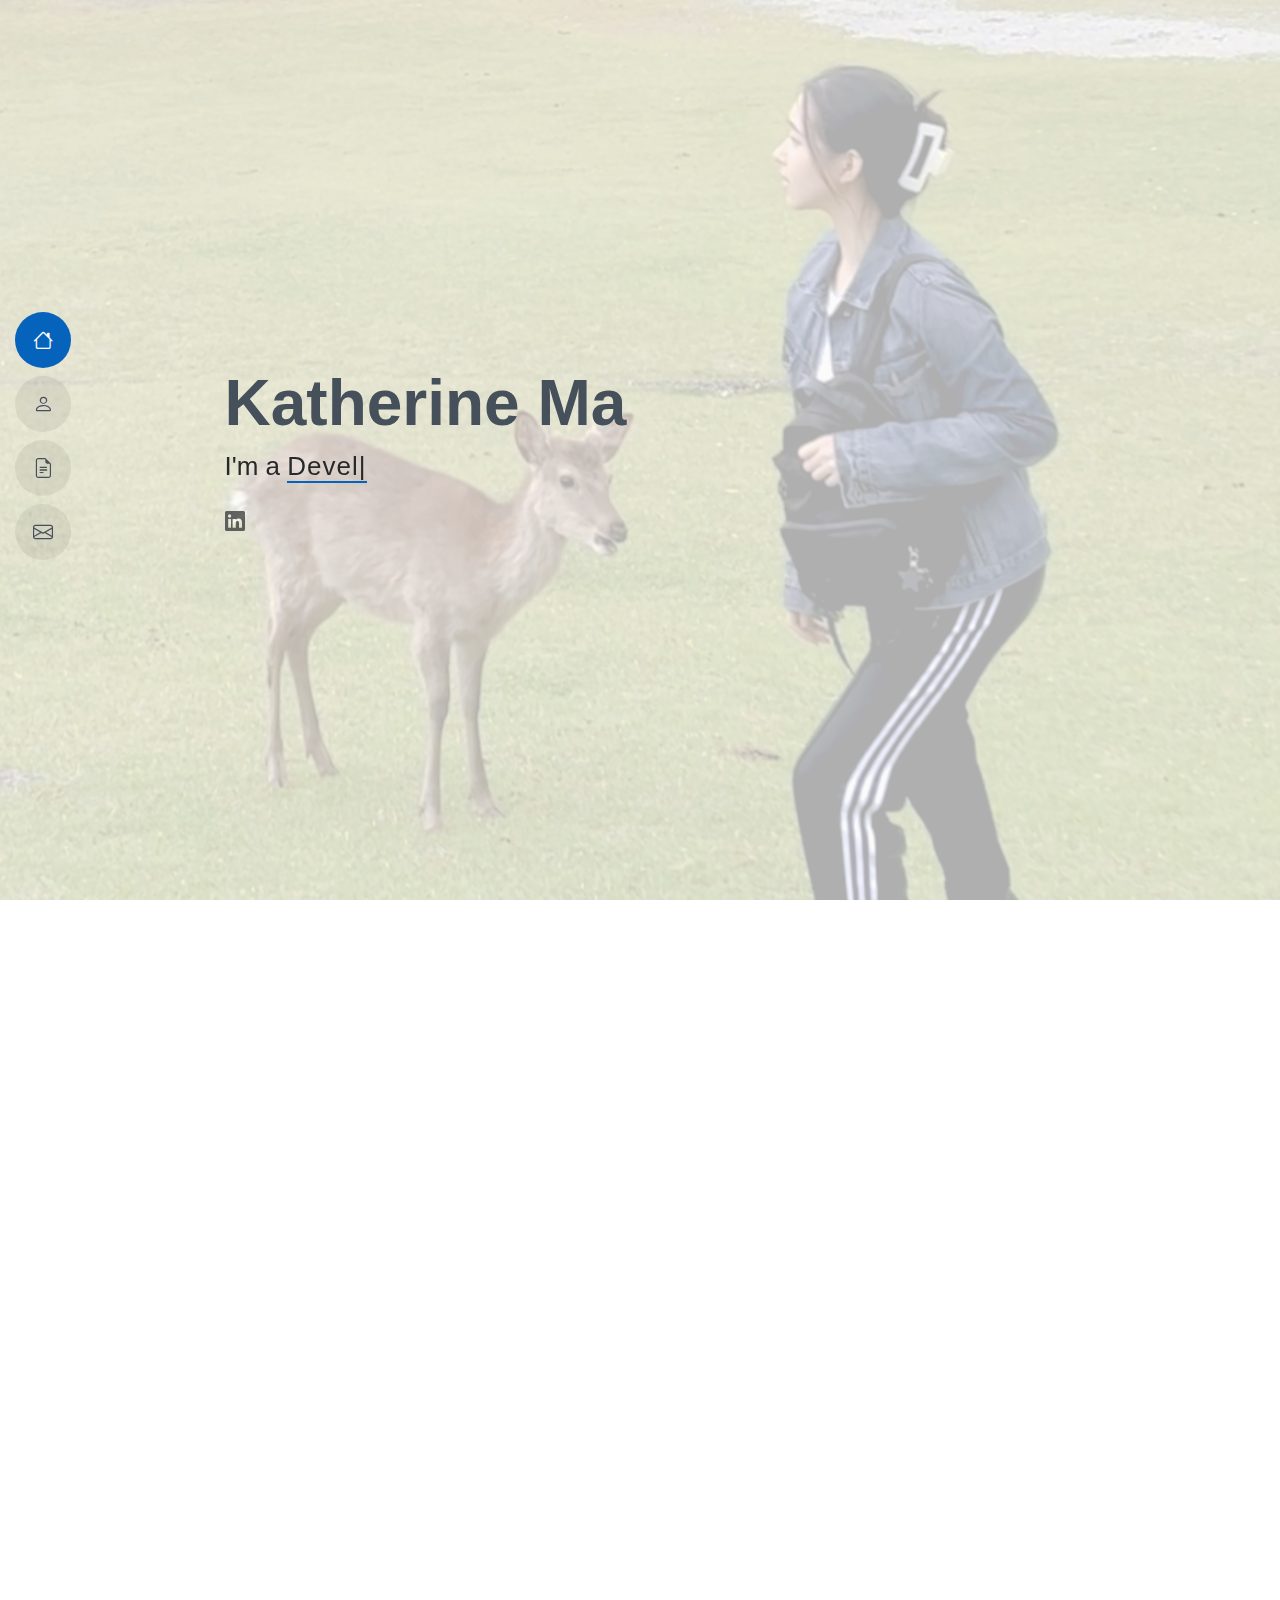
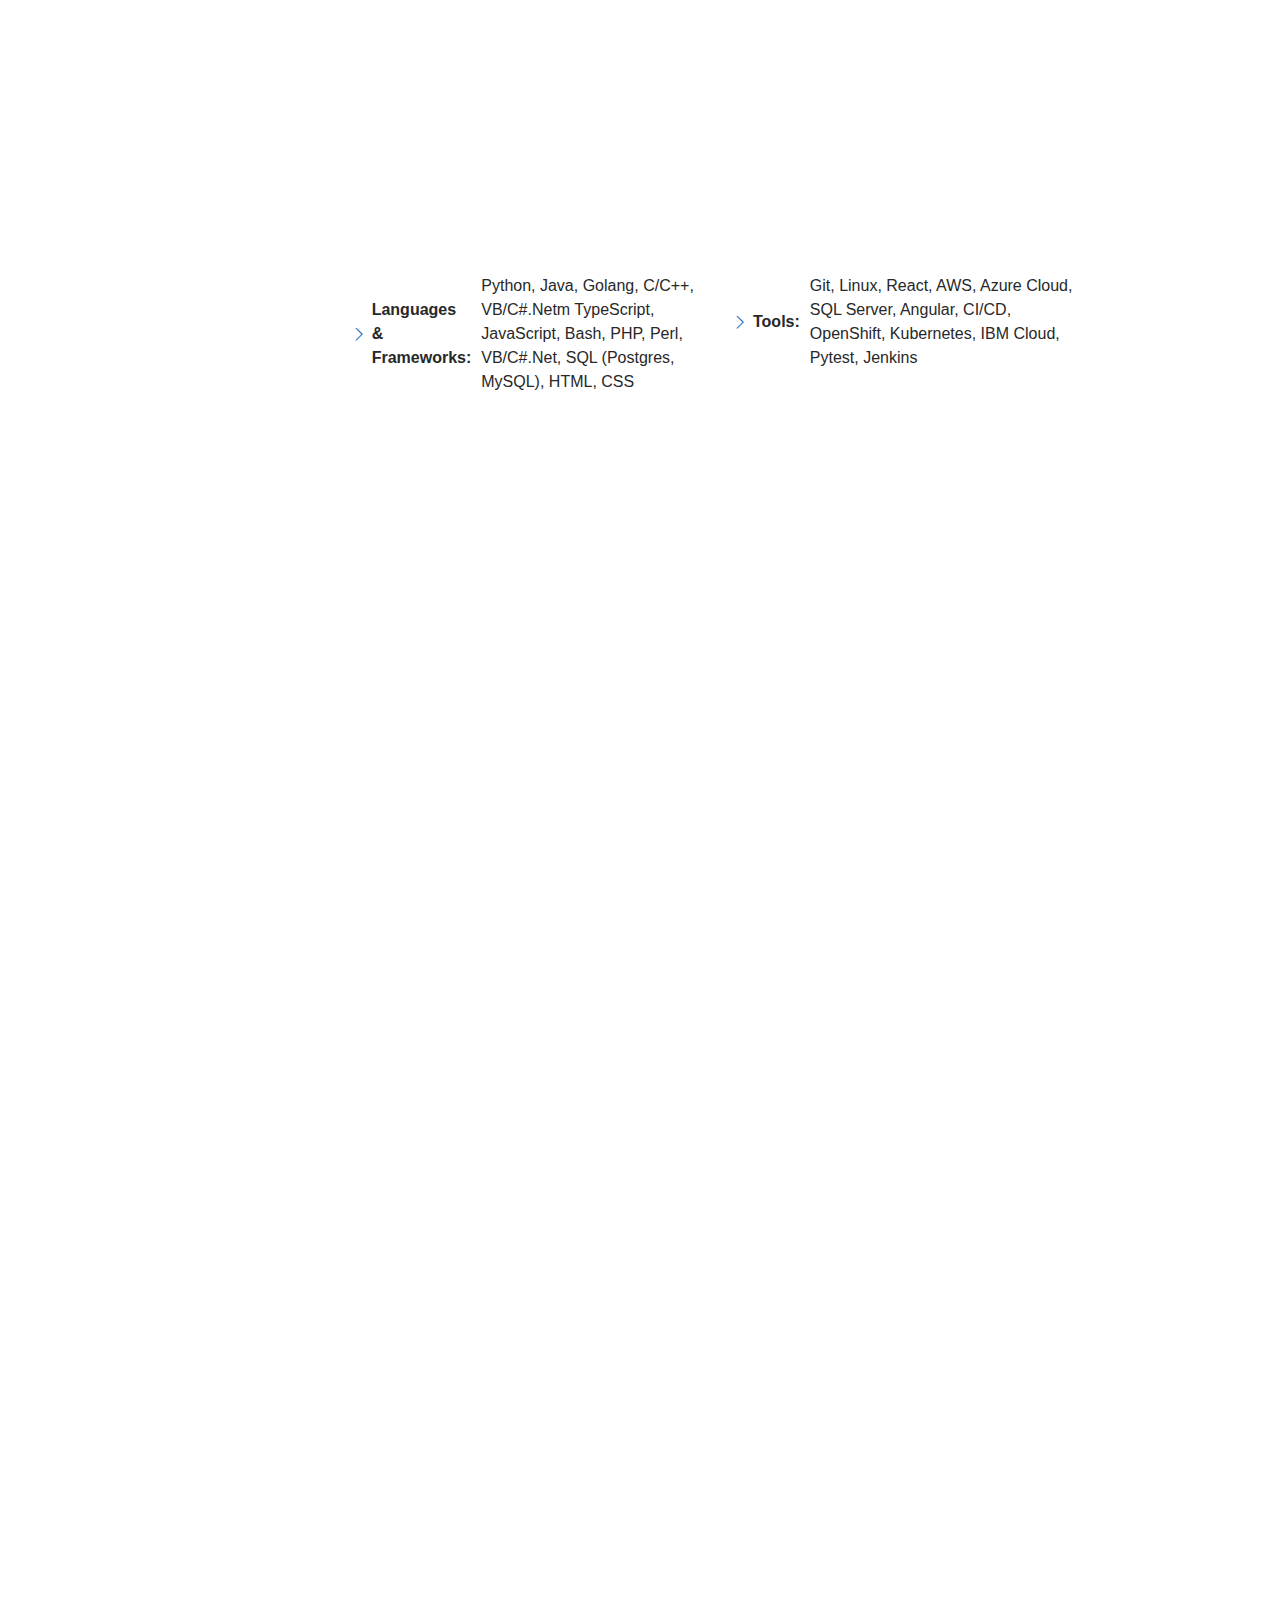
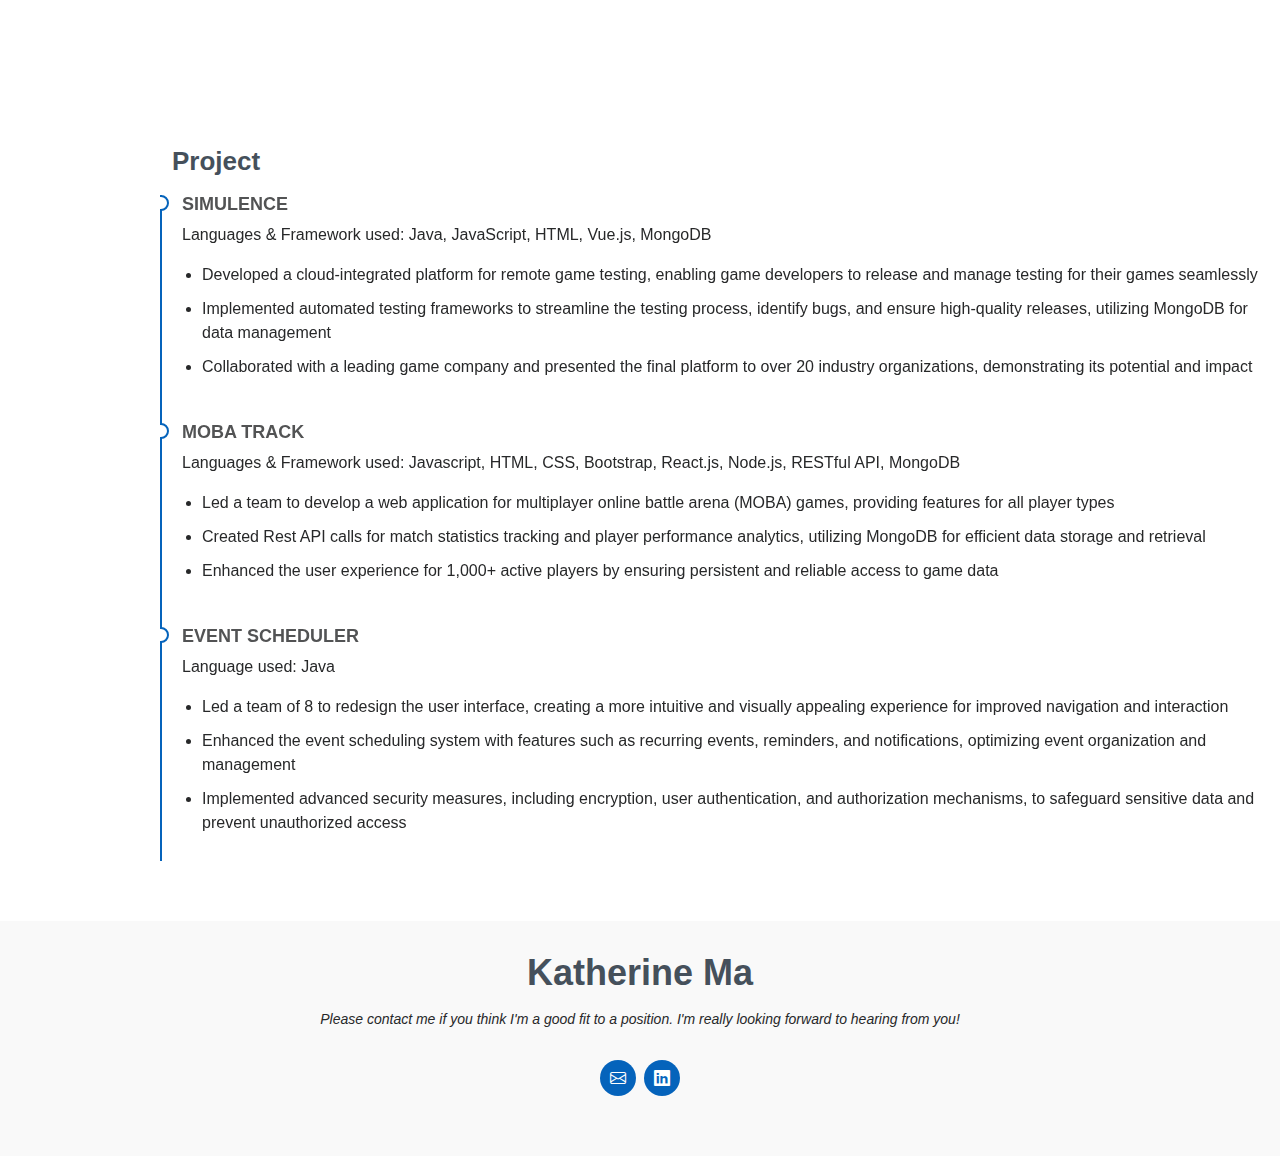
<file: index.html>
<!DOCTYPE html>
<html lang="en">

<head>
  <meta charset="utf-8">
  <meta content="width=device-width, initial-scale=1.0" name="viewport">
  <title>Me: KaKa</title>
  <meta content="" name="description">
  <meta content="" name="keywords">

  <!-- Favicons -->
  <link href="assets/img/k.png" rel="icon">
  <!-- <link href="assets/img/apple-touch-icon.png" rel="apple-touch-icon"> -->

  <!-- Fonts -->
  <link href="https://fonts.googleapis.com" rel="preconnect">
  <link href="https://fonts.gstatic.com" rel="preconnect" crossorigin>
  <link href="https://fonts.googleapis.com/css2?family=Roboto:ital,wght@0,100;0,300;0,400;0,500;0,700;0,900;1,100;1,300;1,400;1,500;1,700;1,900&family=Poppins:ital,wght@0,100;0,200;0,300;0,400;0,500;0,600;0,700;0,800;0,900;1,100;1,200;1,300;1,400;1,500;1,600;1,700;1,800;1,900&family=Raleway:ital,wght@0,100;0,200;0,300;0,400;0,500;0,600;0,700;0,800;0,900;1,100;1,200;1,300;1,400;1,500;1,600;1,700;1,800;1,900&display=swap" rel="stylesheet">

  <!-- Vendor CSS Files -->
  <link href="assets/vendor/bootstrap/css/bootstrap.min.css" rel="stylesheet">
  <link href="assets/vendor/bootstrap-icons/bootstrap-icons.css" rel="stylesheet">
  <link href="assets/vendor/aos/aos.css" rel="stylesheet">
  <link href="assets/vendor/glightbox/css/glightbox.min.css" rel="stylesheet">
  <link href="assets/vendor/swiper/swiper-bundle.min.css" rel="stylesheet">

  <!-- Main CSS File -->
  <link href="assets/css/main.css" rel="stylesheet">

  <!-- =======================================================
  * Template Name: MyResume
  * Template URL: https://bootstrapmade.com/free-html-bootstrap-template-my-resume/
  * Updated: Jun 29 2024 with Bootstrap v5.3.3
  * Author: BootstrapMade.com
  * License: https://bootstrapmade.com/license/
  ======================================================== -->
</head>

<body class="index-page">

  <header id="header" class="header d-flex flex-column justify-content-center">

    <i class="header-toggle d-xl-none bi bi-list"></i>

    <nav id="navmenu" class="navmenu">
      <ul>
        <li><a href="#hero" class="active"><i class="bi bi-house navicon"></i><span>Home</span></a></li>
        <li><a href="#about"><i class="bi bi-person navicon"></i><span>About Me</span></a></li>
        <li><a href="#resume"><i class="bi bi-file-earmark-text navicon"></i><span>Resume</span></a></li>
        <!-- <li><a href="#portfolio"><i class="bi bi-images navicon"></i><span>Portfolio</span></a></li> -->
        <!-- <li><a href="#services"><i class="bi bi-hdd-stack navicon"></i><span>Services</span></a></li> -->
        <li><a href="#footer"><i class="bi bi-envelope navicon"></i><span>Contact</span></a></li>
        <!-- <li><a href="#contact"><i class="bi bi-star-fill navicon"></i><span>Contact</span></a></li> -->
      </ul>
    </nav>

  </header>

  <main class="main">

    <!-- Hero Section -->
    <section id="hero" class="hero section light-background">

      <img src="assets/img/kaka_profile.jpg" alt="">

      <div class="container" data-aos="zoom-out">
        <div class="row justify-content-center">
          <div class="col-lg-9">
            <h2>Katherine Ma</h2>
            <p>I'm a <span class="typed" data-typed-items="Developer, Photographer, Explorer"></span><span class="typed-cursor typed-cursor--blink" aria-hidden="true"></span></p>
            <div class="social-links">
              <!-- <a href="#"><i class="bi bi-twitter-x"></i></a> -->
              <!-- <a href="#"><i class="bi bi-facebook"></i></a> -->
              <!-- <a href="#"><i class="bi bi-instagram"></i></a> -->
              <a href="https://www.linkedin.com/in/zewen-ma-053964203/"><i class="bi bi-linkedin"></i></a>
            </div>
          </div>
        </div>
      </div>

    </section><!-- /Hero Section -->

    <!-- About Section -->
    <section id="about" class="about section">

      <!-- Section Title -->
      <div class="container section-title" data-aos="fade-up">
        <h2>About Me</h2>
        <p align="left">&nbsp;&nbsp;&nbsp;&nbsp;&nbsp;&nbsp;&nbsp;&nbsp; Hey there! This is Katherine. I'm a fresh graduate from the University of Toronto with a degree in Computer Science, 
          and I’m all about problem-solving—especially when it comes to using tech to tackle complex challenges. My big dream is to 
          become a professional software engineer or developer, where I can keep that passion alive.
        <br>
        &nbsp;&nbsp;&nbsp;&nbsp;&nbsp;&nbsp;&nbsp;&nbsp; When I’m not coding, you’ll find me traveling the world, soaking in local cultures, and chasing breathtaking views—because 
        there’s nothing like seeing the world up close! I’m also into photography, capturing those perfect moments that make memories last.
        <br>
        &nbsp;&nbsp;&nbsp;&nbsp;&nbsp;&nbsp;&nbsp;&nbsp; Just want to shout out again that I just end my university chapter of my life and I’m super excited and ready to dive into this next chapter and see what adventures lie ahead!
      </p>
      </div><!-- End Section Title -->

      <div class="container" data-aos="fade-up" data-aos-delay="100">

        <div class="row gy-4 justify-content-center">
          <div class="col-lg-4">
            <img src="assets/img/profile.jpg" class="img-fluid" alt="">
          </div>
          <!-- <div class="scroll-container">
            <div class="col-lg-4">
              <img src="assets/img/profile.jpg" class="img-fluid" alt="">
              <img src="assets/img/kaka_profile2.jpg" class="img-fluid" alt="">
              <img src="assets/img/kaka_profile2.jpg" class="img-fluid" alt="">
              <img src="assets/img/kaka_profile2.jpg" class="img-fluid" alt="">
            </div> -->
          <!-- </div> -->
          <!-- <div class="col-lg-8 content"> -->
            <!-- <h2>UI/UX Designer &amp; Web Developer.</h2>
            <p class="fst-italic py-3">
              Lorem ipsum dolor sit amet, consectetur adipiscing elit, sed do eiusmod tempor incididunt ut labore et dolore
              magna aliqua.
            </p> -->
            <!-- <div class="row">
              <div class="col-lg-6">
                <ul>
                  <li><i class="bi bi-chevron-right"></i> <strong>Birthday:</strong> <span>5 Sep 2000</span></li>
                  <li><i class="bi bi-chevron-right"></i> <strong>School:</strong> <span>University of Toronto</span></li>
                  <li><i class="bi bi-chevron-right"></i> <strong>Phone:</strong> <span>(+1) 647-628-5169</span></li>
                  <li><i class="bi bi-chevron-right"></i> <strong>City:</strong> <span>Toronto, Canada(Willing to relocate)</span></li>
                </ul>
              </div>
              <div class="col-lg-6">
                <ul>
                  <li><i class="bi bi-chevron-right"></i> <strong>Age:</strong> <span>24</span></li>
                  <li><i class="bi bi-chevron-right"></i> <strong>Degree:</strong> <span>Bachelor</span></li>
                  <li><i class="bi bi-chevron-right"></i> <strong>Email:</strong> <span>zewenkatherinema@gmail.com</span></li>
                  <li><i class="bi bi-chevron-right"></i> <strong>Status:</strong> <span>Open to Work Opportunity</span></li>
                </ul>
              </div>
            </div> -->
            <!-- <p class="py-3">
              Officiis eligendi itaque labore et dolorum mollitia officiis optio vero. Quisquam sunt adipisci omnis et ut. Nulla accusantium dolor incidunt officia tempore. Et eius omnis.
              Cupiditate ut dicta maxime officiis quidem quia. Sed et consectetur qui quia repellendus itaque neque.
            </p> -->
          <!-- </div> -->
        </div>

      </div>

    </section><!-- /About Section -->

    <!-- Skills Section -->
    <section id="skills" class="about section">

      <!-- Section Title -->
      <div class="container section-title" data-aos="fade-up">
        <h2>Skills</h2>
        <!-- <p>Necessitatibus eius consequatur ex aliquid fuga eum quidem sint consectetur velit</p> -->
      </div><!-- End Section Title -->
      <div class="container" data-aos="fade-up" data-aos-delay="100"></div>

        <div class="row gy-4 justify-content-center">
          <div class="col-lg-8 content">

            <div class="row">
              <div class="col-lg-6">
                <ul>
                  <li><i class="bi bi-chevron-right"></i> <strong>Languages &amp; Frameworks:</strong> <span>Python, Java, Golang, C/C++, VB/C#.Netm TypeScript, JavaScript, Bash, PHP, Perl, VB/C#.Net, SQL
                    (Postgres, MySQL), HTML, CSS</span></li>
                </ul>
              </div>
              <div class="col-lg-6">
                <ul>
                  <li><i class="bi bi-chevron-right"></i> <strong>Tools:</strong> <span>Git, Linux, React, AWS, Azure Cloud, SQL Server, Angular, CI/CD, OpenShift, Kubernetes, IBM Cloud, Pytest,
                    Jenkins</span></li>
                </ul>
              </div>
            </div>
          </div>
        </div>

      </div>

    </section><!-- /Skills Section -->

    <!-- Resume Section -->
    <section id="resume" class="resume section">

      <!-- Section Title -->
      <div class="container section-title" data-aos="fade-up">
        <h2>Resume</h2>
      </div><!-- End Section Title -->

      <div class="container">

        <div class="row">

          <div class="col-lg-6" data-aos="fade-up" data-aos-delay="100">
            <h3 class="resume-title">Summary</h3>

            <div class="resume-item pb-0">
              <h4>Katherine(Zewen) Ma</h4>
              <p><em>Innovative and detail-oriented Software Developer with 1+ years of experience designing and building high-performance software solutions, from initial concept to deployment.</em></p>
              <ul>
                <li>14 York St, Toronto, ON (Willing to relocate)</li>
                <li>(647) 628-5169</li>
                <li>zewenkatherinema@gmail.com</li>
              </ul>
            </div><!-- End Resume Item -->

            <h3 class="resume-title">Education</h3>
            <div class="resume-item">
              <h4>Honours Bachelor of Science</h4>
              <h5>2019 - 2024</h5>
              <p><em>University of Toronto</em></p>
              <p>Relevant Courses: <br>
                Software Design, Software Tools and System programming, Introduction to Software Engineering, Algorithm Design and Analysis, Programming on the Web, Operating Systems</p>
              <p>Awards:</p>
              <li>Dean's List</li>
              <li>Louis Savlov (UC’37) Scholarship (In-course Scholarship)</li>
            </div><!-- End Resume Item -->

          </div>

          <div class="col-lg-6" data-aos="fade-up" data-aos-delay="200">
            <h3 class="resume-title">Professional Experience</h3>
            <div class="resume-item">
              <h4>Application Developer</h4>
              <h5>May 2024 - Present</h5>
              <a href="https://chai.cs.toronto.edu/"><p><em>CHAI Lab</em></p></a>
              <p>Languages &amp; Framework used: </p>
              <ul>
                <li>Contributed to the development of Android & iOS Application by enhancing user experience and performance,
                  implemented hooks that enables researchers to track the screen time usage by participants</li>
                <li>Integrated React with the existing database to cache frequently accessed data, eliminating manual data entry and
                  reducing response times by directly querying the PostgreSQL database </li>
                <li>Collaborated with the research team and participated in monthly Scrum meetings to analyze and fulfill research
                  requirements, driving impact research outcomes</li>
                <li>Managed participants performance metrics and analyzed feedback data using Pandas in Python, providing actionable
                  insights to improve product offerings</li>
              </ul>
            </div><!-- End Resume Item -->

            <div class="resume-item">
              <h4>Backend Developer</h4>
              <h5>May 2022 - Aug 2023</h5>
              <p><em>IBM</em></p>
              <ul>
                <li>Developed an IDE and CI/CD applications on OpenShift for IBM i customers, enabling a modern editing experience for
                  IBM i languages and streamlining DevOps processes for application development</li>
                <li>Implemented a shell program to automate backstage testing, significantly reducing manual testing time and enabling team
                  members to work simultaneously, thereby enhancing overall productivity</li>
                <li>Created comprehensive end-to-end system tests using Python, Jest, and Selenium WebDriver, significantly enhancing
                  release stability</li>
                <li>Actively participated in weekly Scrum meetings, providing updates on progress and collaborating with team members to
                  ensure alignment with Agile development methodologies</li>
              </ul>
            </div><!-- End Resume Item -->

          </div>

          <div class="col-lg-6" data-aos="fade-up" data-aos-delay="100"></div>
            <h3 class="resume-title">Project</h3>

            <div class="resume-item">
              <h4>Simulence</h4>
              <p>Languages &amp; Framework used: Java, JavaScript, HTML, Vue.js, MongoDB</p>
              <ul>
                <li>Developed a cloud-integrated platform for remote game testing, enabling game developers to release and manage testing for their games seamlessly</li>
                <li>Implemented automated testing frameworks to streamline the testing process, identify bugs, and ensure high-quality releases, utilizing MongoDB for data management</li>
                <li>Collaborated with a leading game company and presented the final platform to over 20 industry organizations, demonstrating its potential and impact</li>
              </ul>
            </div><!-- End Resume Item -->

            <div class="resume-item">
              <h4>Moba Track</h4>
              <p>Languages &amp; Framework used:  Javascript, HTML, CSS, Bootstrap, React.js, Node.js, RESTful API, MongoDB</p>
              <ul>
                <li>Led a team to develop a web application for multiplayer online battle arena (MOBA) games, providing features for all player types</li>
                <li>Created Rest API calls for match statistics tracking and player performance analytics, utilizing MongoDB for efficient data storage and retrieval</li>
                <li>Enhanced the user experience for 1,000+ active players by ensuring persistent and reliable access to game data</li>
              </ul>
            </div><!-- End Resume Item -->

            <div class="resume-item">
              <h4>Event Scheduler</h4>
              <p>Language used: Java</p>
              <ul>
                <li>Led a team of 8 to redesign the user interface, creating a more intuitive and visually appealing experience for improved navigation and interaction</li>
                <li>Enhanced the event scheduling system with features such as recurring events, reminders, and notifications, optimizing event organization and management</li>
                <li>Implemented advanced security measures, including encryption, user authentication, and authorization mechanisms, to safeguard sensitive data and prevent unauthorized access</li>
              </ul>
            </div><!-- End Resume Item -->


          </div>

        </div>

      </div>

    </section><!-- /Resume Section -->

  </main>

  <footer id="footer" class="footer position-relative light-background">
    <div class="container">
      <h3 class="sitename">Katherine Ma</h3>
      <p>Please contact me if you think I'm a good fit to a position. I'm really looking forward to hearing from you!</p>
      <div class="social-links d-flex justify-content-center">
        <!-- <a href=""><i class="bi bi-twitter-x"></i></a> -->
        <!-- <a href=""><i class="bi bi-facebook"></i></a> -->
        <!-- <a href=""><i class="bi bi-instagram"></i></a> -->
        <!-- <a href=""><i class="bi bi-skype"></i></a> -->
         <a href="mailto: zewenkatherinema@gmail.com"><i class="bi bi-envelope"></i></a>
        <a href="https://www.linkedin.com/in/zewen-ma-053964203/"><i class="bi bi-linkedin"></i></a>
      </div>
      <div class="container">
        <!-- <div class="copyright">
          <span>Copyright</span> <strong class="px-1 sitename">Alex Smith</strong> <span>All Rights Reserved</span>
        </div> -->
        <!-- <div class="credits"> -->
          <!-- All the links in the footer should remain intact. -->
          <!-- You can delete the links only if you've purchased the pro version. -->
          <!-- Licensing information: https://bootstrapmade.com/license/ -->
          <!-- Purchase the pro version with working PHP/AJAX contact form: [buy-url] -->
          <!-- Designed by <a href="https://bootstrapmade.com/">BootstrapMade</a>
        </div> -->
      </div>
    </div>
  </footer>

  <!-- Scroll Top -->
  <a href="#" id="scroll-top" class="scroll-top d-flex align-items-center justify-content-center"><i class="bi bi-arrow-up-short"></i></a>

  <!-- Preloader -->
  <div id="preloader"></div>

  <!-- Vendor JS Files -->
  <script src="assets/vendor/bootstrap/js/bootstrap.bundle.min.js"></script>
  <script src="assets/vendor/php-email-form/validate.js"></script>
  <script src="assets/vendor/aos/aos.js"></script>
  <script src="assets/vendor/typed.js/typed.umd.js"></script>
  <script src="assets/vendor/purecounter/purecounter_vanilla.js"></script>
  <script src="assets/vendor/waypoints/noframework.waypoints.js"></script>
  <script src="assets/vendor/glightbox/js/glightbox.min.js"></script>
  <script src="assets/vendor/imagesloaded/imagesloaded.pkgd.min.js"></script>
  <script src="assets/vendor/isotope-layout/isotope.pkgd.min.js"></script>
  <script src="assets/vendor/swiper/swiper-bundle.min.js"></script>

  <!-- Main JS File -->
  <script src="assets/js/main.js"></script>

</body>

</html>
</file>
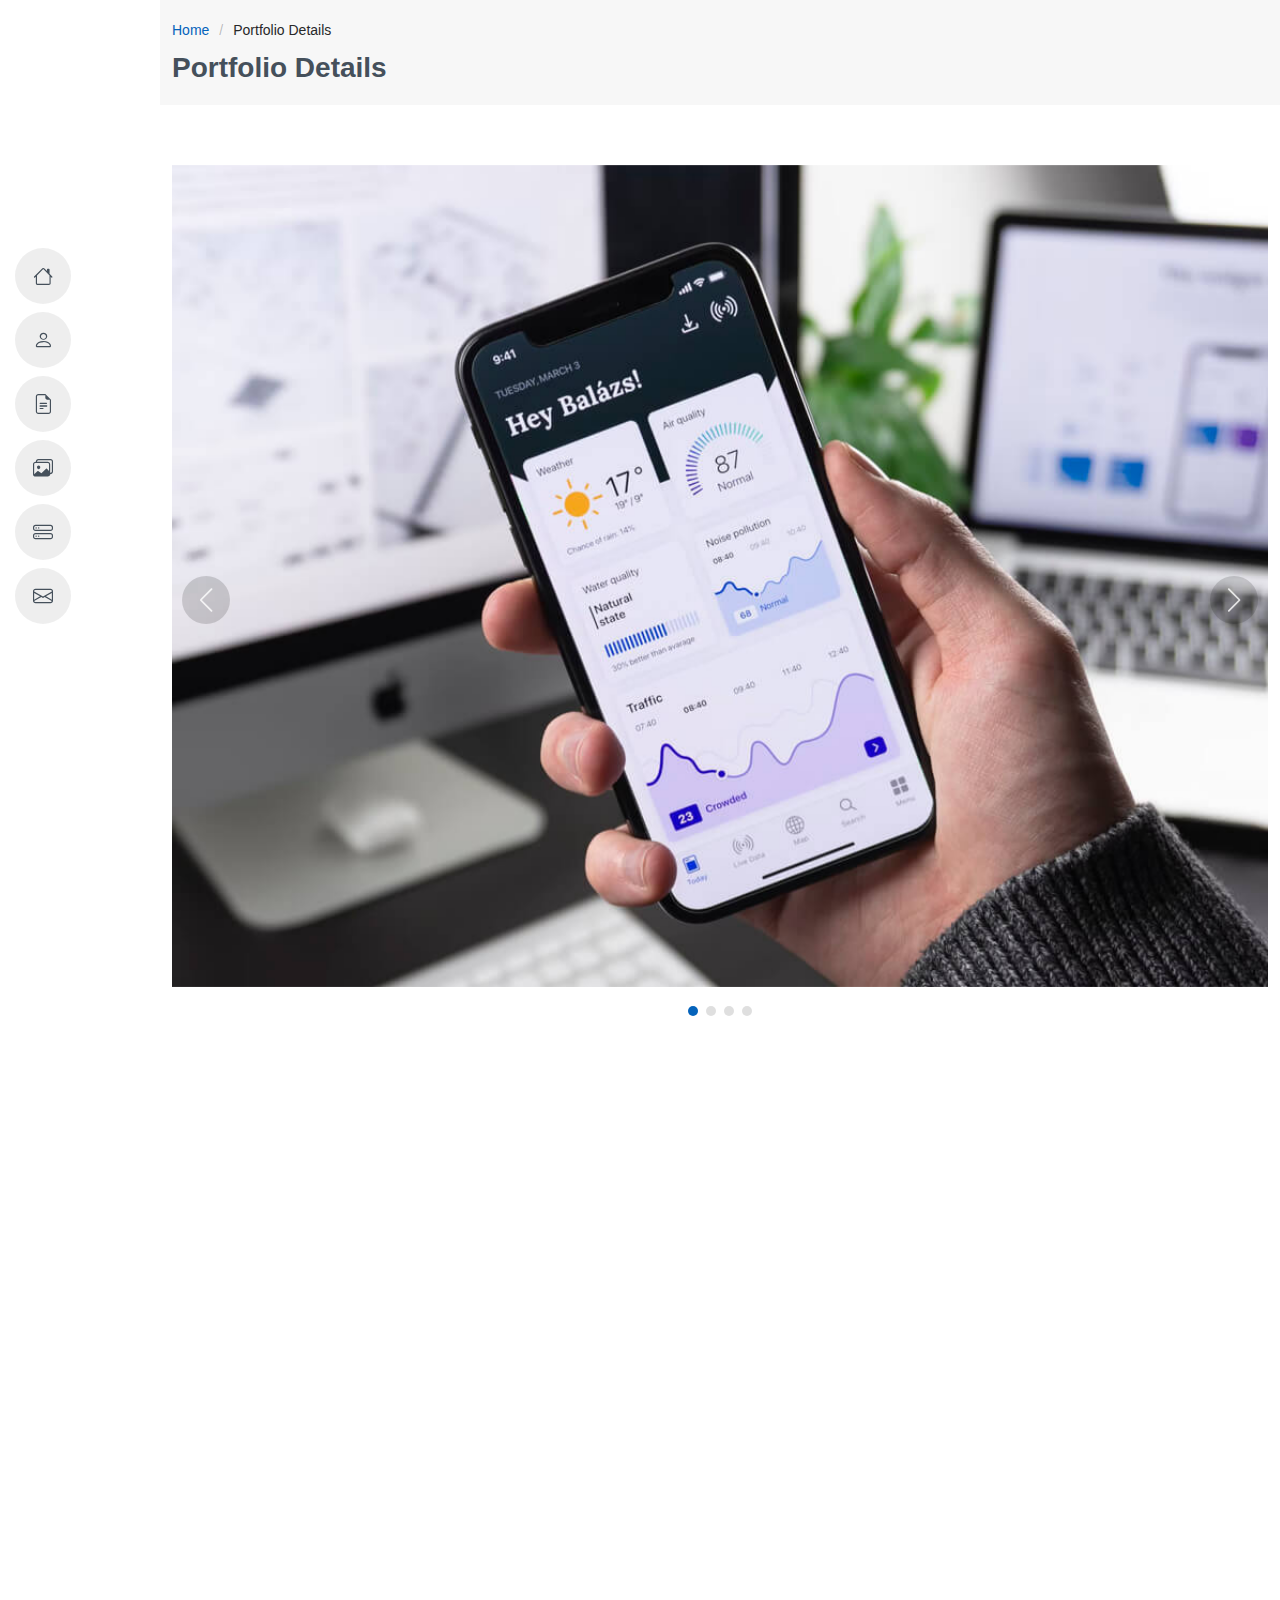
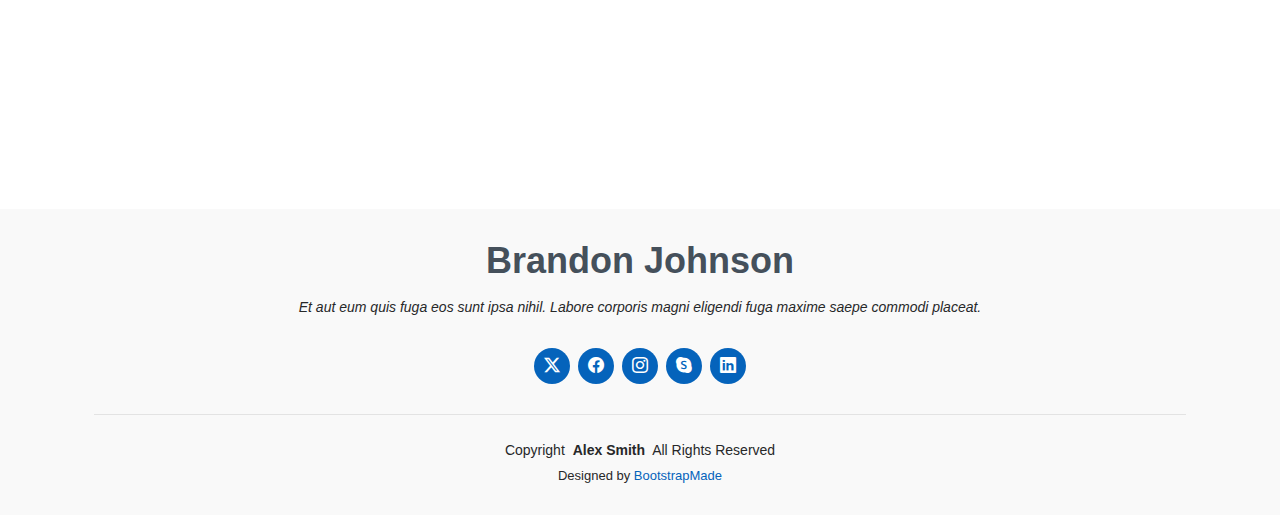
<file: portfolio-details.html>
<!DOCTYPE html>
<html lang="en">

<head>
  <meta charset="utf-8">
  <meta content="width=device-width, initial-scale=1.0" name="viewport">
  <title>Portfolio Details - MyResume Bootstrap Template</title>
  <meta content="" name="description">
  <meta content="" name="keywords">

  <!-- Favicons -->
  <link href="assets/img/favicon.png" rel="icon">
  <link href="assets/img/apple-touch-icon.png" rel="apple-touch-icon">

  <!-- Fonts -->
  <link href="https://fonts.googleapis.com" rel="preconnect">
  <link href="https://fonts.gstatic.com" rel="preconnect" crossorigin>
  <link href="https://fonts.googleapis.com/css2?family=Roboto:ital,wght@0,100;0,300;0,400;0,500;0,700;0,900;1,100;1,300;1,400;1,500;1,700;1,900&family=Poppins:ital,wght@0,100;0,200;0,300;0,400;0,500;0,600;0,700;0,800;0,900;1,100;1,200;1,300;1,400;1,500;1,600;1,700;1,800;1,900&family=Raleway:ital,wght@0,100;0,200;0,300;0,400;0,500;0,600;0,700;0,800;0,900;1,100;1,200;1,300;1,400;1,500;1,600;1,700;1,800;1,900&display=swap" rel="stylesheet">

  <!-- Vendor CSS Files -->
  <link href="assets/vendor/bootstrap/css/bootstrap.min.css" rel="stylesheet">
  <link href="assets/vendor/bootstrap-icons/bootstrap-icons.css" rel="stylesheet">
  <link href="assets/vendor/aos/aos.css" rel="stylesheet">
  <link href="assets/vendor/glightbox/css/glightbox.min.css" rel="stylesheet">
  <link href="assets/vendor/swiper/swiper-bundle.min.css" rel="stylesheet">

  <!-- Main CSS File -->
  <link href="assets/css/main.css" rel="stylesheet">

  <!-- =======================================================
  * Template Name: MyResume
  * Template URL: https://bootstrapmade.com/free-html-bootstrap-template-my-resume/
  * Updated: Jun 29 2024 with Bootstrap v5.3.3
  * Author: BootstrapMade.com
  * License: https://bootstrapmade.com/license/
  ======================================================== -->
</head>

<body class="portfolio-details-page">

  <header id="header" class="header d-flex flex-column justify-content-center">

    <i class="header-toggle d-xl-none bi bi-list"></i>

    <nav id="navmenu" class="navmenu">
      <ul>
        <li><a href="#hero"><i class="bi bi-house navicon"></i><span>Home</span></a></li>
        <li><a href="#about"><i class="bi bi-person navicon"></i><span>About</span></a></li>
        <li><a href="#resume"><i class="bi bi-file-earmark-text navicon"></i><span>Resume</span></a></li>
        <li><a href="#portfolio"><i class="bi bi-images navicon"></i><span>Portfolio</span></a></li>
        <li><a href="#services"><i class="bi bi-hdd-stack navicon"></i><span>Services</span></a></li>
        <li><a href="#contact"><i class="bi bi-envelope navicon"></i><span>Contact</span></a></li>
      </ul>
    </nav>

  </header>

  <main class="main">

    <!-- Page Title -->
    <div class="page-title" data-aos="fade">
      <div class="container">
        <nav class="breadcrumbs">
          <ol>
            <li><a href="index.html">Home</a></li>
            <li class="current">Portfolio Details</li>
          </ol>
        </nav>
        <h1>Portfolio Details</h1>
      </div>
    </div><!-- End Page Title -->

    <!-- Portfolio Details Section -->
    <section id="portfolio-details" class="portfolio-details section">

      <div class="container" data-aos="fade-up">

        <div class="portfolio-details-slider swiper init-swiper">
          <script type="application/json" class="swiper-config">
            {
              "loop": true,
              "speed": 600,
              "autoplay": {
                "delay": 5000
              },
              "slidesPerView": "auto",
              "navigation": {
                "nextEl": ".swiper-button-next",
                "prevEl": ".swiper-button-prev"
              },
              "pagination": {
                "el": ".swiper-pagination",
                "type": "bullets",
                "clickable": true
              }
            }
          </script>
          <div class="swiper-wrapper align-items-center">

            <div class="swiper-slide">
              <img src="assets/img/portfolio/app-1.jpg" alt="">
            </div>

            <div class="swiper-slide">
              <img src="assets/img/portfolio/product-1.jpg" alt="">
            </div>

            <div class="swiper-slide">
              <img src="assets/img/portfolio/branding-1.jpg" alt="">
            </div>

            <div class="swiper-slide">
              <img src="assets/img/portfolio/books-1.jpg" alt="">
            </div>

          </div>
          <div class="swiper-button-prev"></div>
          <div class="swiper-button-next"></div>
          <div class="swiper-pagination"></div>
        </div>

        <div class="row justify-content-between gy-4 mt-4">

          <div class="col-lg-8" data-aos="fade-up">
            <div class="portfolio-description">
              <h2>This is an example of portfolio details</h2>
              <p>
                Autem ipsum nam porro corporis rerum. Quis eos dolorem eos itaque inventore commodi labore quia quia. Exercitationem repudiandae officiis neque suscipit non officia eaque itaque enim. Voluptatem officia accusantium nesciunt est omnis tempora consectetur dignissimos. Sequi nulla at esse enim cum deserunt eius.
              </p>
              <p>
                Amet consequatur qui dolore veniam voluptatem voluptatem sit. Non aspernatur atque natus ut cum nam et. Praesentium error dolores rerum minus sequi quia veritatis eum. Eos et doloribus doloremque nesciunt molestiae laboriosam.
              </p>

              <div class="testimonial-item">
                <p>
                  <i class="bi bi-quote quote-icon-left"></i>
                  <span>Export tempor illum tamen malis malis eram quae irure esse labore quem cillum quid cillum eram malis quorum velit fore eram velit sunt aliqua noster fugiat irure amet legam anim culpa.</span>
                  <i class="bi bi-quote quote-icon-right"></i>
                </p>
                <div>
                  <img src="assets/img/testimonials/testimonials-2.jpg" class="testimonial-img" alt="">
                  <h3>Sara Wilsson</h3>
                  <h4>Designer</h4>
                </div>
              </div>

              <p>
                Impedit ipsum quae et aliquid doloribus et voluptatem quasi. Perspiciatis occaecati earum et magnam animi. Quibusdam non qui ea vitae suscipit vitae sunt. Repudiandae incidunt cumque minus deserunt assumenda tempore. Delectus voluptas necessitatibus est.
              </p>

              <p>
                Sunt voluptatum sapiente facilis quo odio aut ipsum repellat debitis. Molestiae et autem libero. Explicabo et quod necessitatibus similique quis dolor eum. Numquam eaque praesentium rem et qui nesciunt.
              </p>

            </div>
          </div>

          <div class="col-lg-3" data-aos="fade-up" data-aos-delay="100">
            <div class="portfolio-info">
              <h3>Project information</h3>
              <ul>
                <li><strong>Category</strong> Web design</li>
                <li><strong>Client</strong> ASU Company</li>
                <li><strong>Project date</strong> 01 March, 2020</li>
                <li><strong>Project URL</strong> <a href="#">www.example.com</a></li>
                <li><a href="#" class="btn-visit align-self-start">Visit Website</a></li>
              </ul>
            </div>
          </div>

        </div>

      </div>

    </section><!-- /Portfolio Details Section -->

  </main>

  <footer id="footer" class="footer position-relative light-background">
    <div class="container">
      <h3 class="sitename">Brandon Johnson</h3>
      <p>Et aut eum quis fuga eos sunt ipsa nihil. Labore corporis magni eligendi fuga maxime saepe commodi placeat.</p>
      <div class="social-links d-flex justify-content-center">
        <a href=""><i class="bi bi-twitter-x"></i></a>
        <a href=""><i class="bi bi-facebook"></i></a>
        <a href=""><i class="bi bi-instagram"></i></a>
        <a href=""><i class="bi bi-skype"></i></a>
        <a href=""><i class="bi bi-linkedin"></i></a>
      </div>
      <div class="container">
        <div class="copyright">
          <span>Copyright</span> <strong class="px-1 sitename">Alex Smith</strong> <span>All Rights Reserved</span>
        </div>
        <div class="credits">
          <!-- All the links in the footer should remain intact. -->
          <!-- You can delete the links only if you've purchased the pro version. -->
          <!-- Licensing information: https://bootstrapmade.com/license/ -->
          <!-- Purchase the pro version with working PHP/AJAX contact form: [buy-url] -->
          Designed by <a href="https://bootstrapmade.com/">BootstrapMade</a>
        </div>
      </div>
    </div>
  </footer>

  <!-- Scroll Top -->
  <a href="#" id="scroll-top" class="scroll-top d-flex align-items-center justify-content-center"><i class="bi bi-arrow-up-short"></i></a>

  <!-- Preloader -->
  <div id="preloader"></div>

  <!-- Vendor JS Files -->
  <script src="assets/vendor/bootstrap/js/bootstrap.bundle.min.js"></script>
  <script src="assets/vendor/php-email-form/validate.js"></script>
  <script src="assets/vendor/aos/aos.js"></script>
  <script src="assets/vendor/typed.js/typed.umd.js"></script>
  <script src="assets/vendor/purecounter/purecounter_vanilla.js"></script>
  <script src="assets/vendor/waypoints/noframework.waypoints.js"></script>
  <script src="assets/vendor/glightbox/js/glightbox.min.js"></script>
  <script src="assets/vendor/imagesloaded/imagesloaded.pkgd.min.js"></script>
  <script src="assets/vendor/isotope-layout/isotope.pkgd.min.js"></script>
  <script src="assets/vendor/swiper/swiper-bundle.min.js"></script>

  <!-- Main JS File -->
  <script src="assets/js/main.js"></script>

</body>

</html>
</file>
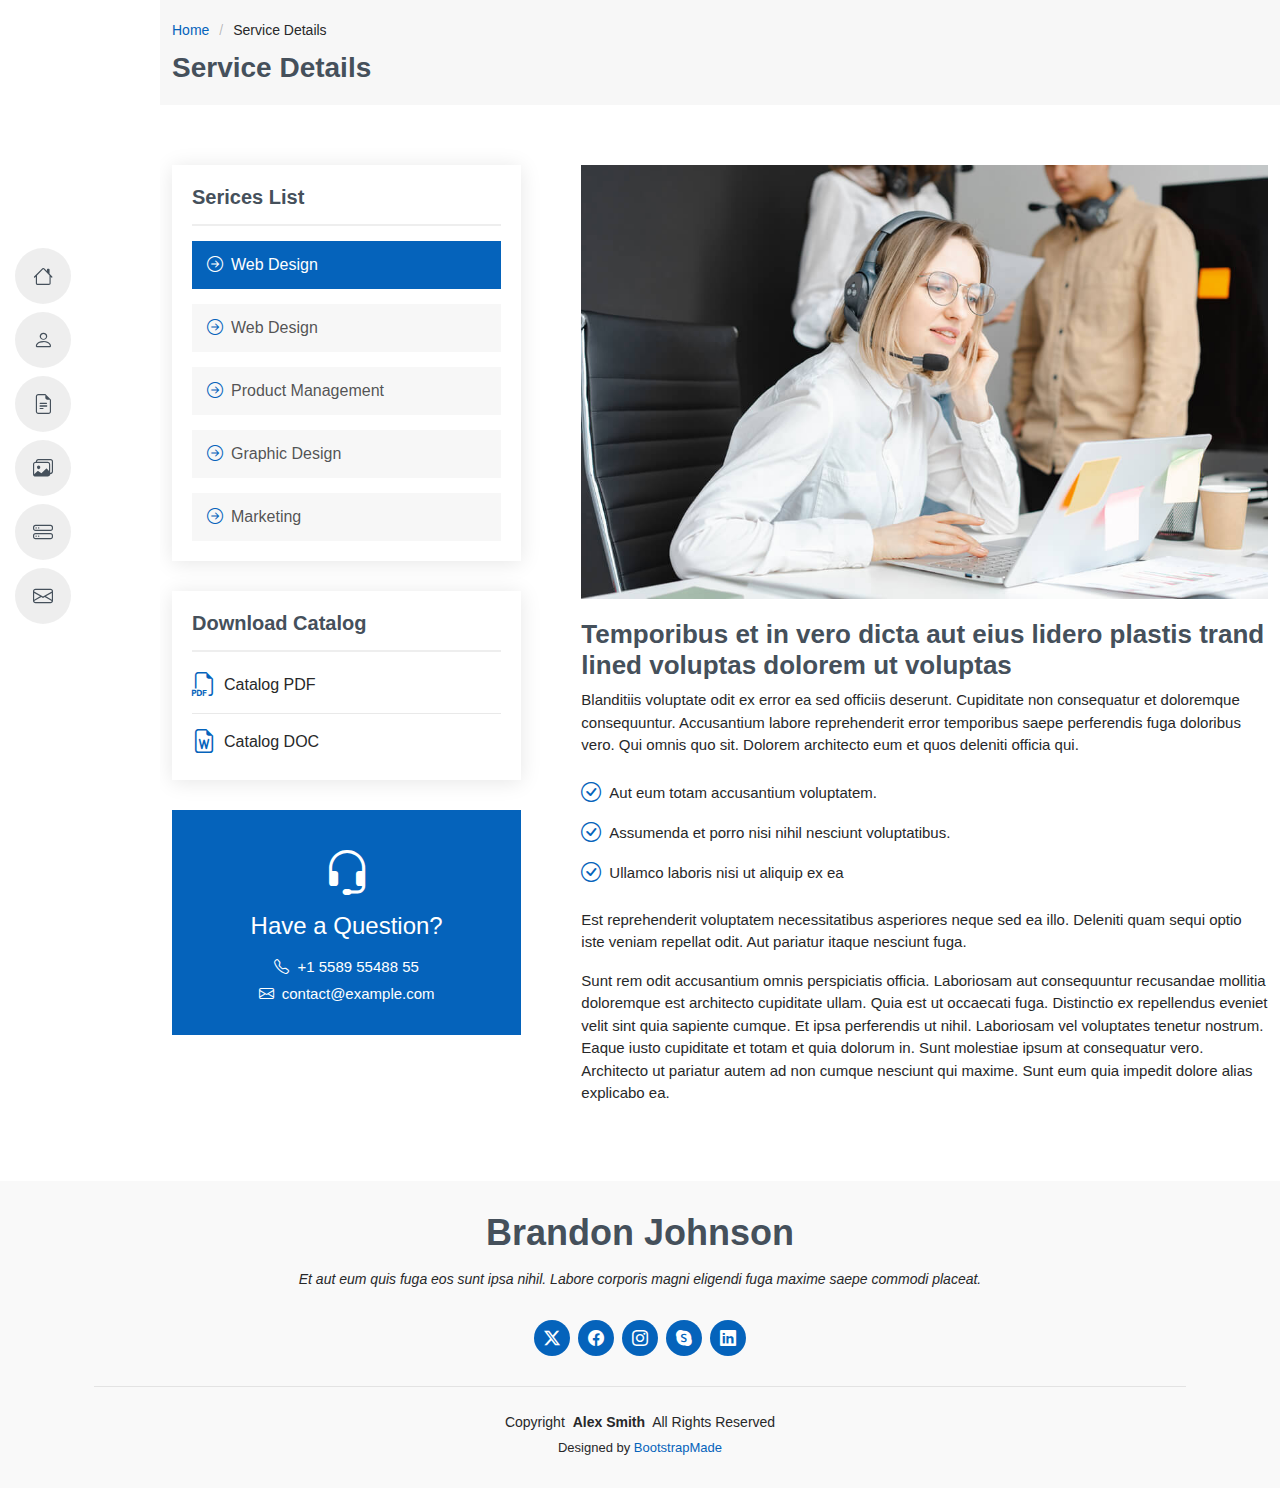
<file: service-details.html>
<!DOCTYPE html>
<html lang="en">

<head>
  <meta charset="utf-8">
  <meta content="width=device-width, initial-scale=1.0" name="viewport">
  <title>Service Details - MyResume Bootstrap Template</title>
  <meta content="" name="description">
  <meta content="" name="keywords">

  <!-- Favicons -->
  <link href="assets/img/favicon.png" rel="icon">
  <link href="assets/img/apple-touch-icon.png" rel="apple-touch-icon">

  <!-- Fonts -->
  <link href="https://fonts.googleapis.com" rel="preconnect">
  <link href="https://fonts.gstatic.com" rel="preconnect" crossorigin>
  <link href="https://fonts.googleapis.com/css2?family=Roboto:ital,wght@0,100;0,300;0,400;0,500;0,700;0,900;1,100;1,300;1,400;1,500;1,700;1,900&family=Poppins:ital,wght@0,100;0,200;0,300;0,400;0,500;0,600;0,700;0,800;0,900;1,100;1,200;1,300;1,400;1,500;1,600;1,700;1,800;1,900&family=Raleway:ital,wght@0,100;0,200;0,300;0,400;0,500;0,600;0,700;0,800;0,900;1,100;1,200;1,300;1,400;1,500;1,600;1,700;1,800;1,900&display=swap" rel="stylesheet">

  <!-- Vendor CSS Files -->
  <link href="assets/vendor/bootstrap/css/bootstrap.min.css" rel="stylesheet">
  <link href="assets/vendor/bootstrap-icons/bootstrap-icons.css" rel="stylesheet">
  <link href="assets/vendor/aos/aos.css" rel="stylesheet">
  <link href="assets/vendor/glightbox/css/glightbox.min.css" rel="stylesheet">
  <link href="assets/vendor/swiper/swiper-bundle.min.css" rel="stylesheet">

  <!-- Main CSS File -->
  <link href="assets/css/main.css" rel="stylesheet">

  <!-- =======================================================
  * Template Name: MyResume
  * Template URL: https://bootstrapmade.com/free-html-bootstrap-template-my-resume/
  * Updated: Jun 29 2024 with Bootstrap v5.3.3
  * Author: BootstrapMade.com
  * License: https://bootstrapmade.com/license/
  ======================================================== -->
</head>

<body class="service-details-page">

  <header id="header" class="header d-flex flex-column justify-content-center">

    <i class="header-toggle d-xl-none bi bi-list"></i>

    <nav id="navmenu" class="navmenu">
      <ul>
        <li><a href="#hero"><i class="bi bi-house navicon"></i><span>Home</span></a></li>
        <li><a href="#about"><i class="bi bi-person navicon"></i><span>About</span></a></li>
        <li><a href="#resume"><i class="bi bi-file-earmark-text navicon"></i><span>Resume</span></a></li>
        <li><a href="#portfolio"><i class="bi bi-images navicon"></i><span>Portfolio</span></a></li>
        <li><a href="#services"><i class="bi bi-hdd-stack navicon"></i><span>Services</span></a></li>
        <li><a href="#contact"><i class="bi bi-envelope navicon"></i><span>Contact</span></a></li>
      </ul>
    </nav>

  </header>

  <main class="main">

    <!-- Page Title -->
    <div class="page-title" data-aos="fade">
      <div class="container">
        <nav class="breadcrumbs">
          <ol>
            <li><a href="index.html">Home</a></li>
            <li class="current">Service Details</li>
          </ol>
        </nav>
        <h1>Service Details</h1>
      </div>
    </div><!-- End Page Title -->

    <!-- Service Details Section -->
    <section id="service-details" class="service-details section">

      <div class="container">

        <div class="row gy-5">

          <div class="col-lg-4" data-aos="fade-up" data-aos-delay="100">

            <div class="service-box">
              <h4>Serices List</h4>
              <div class="services-list">
                <a href="#" class="active"><i class="bi bi-arrow-right-circle"></i><span>Web Design</span></a>
                <a href="#"><i class="bi bi-arrow-right-circle"></i><span>Web Design</span></a>
                <a href="#"><i class="bi bi-arrow-right-circle"></i><span>Product Management</span></a>
                <a href="#"><i class="bi bi-arrow-right-circle"></i><span>Graphic Design</span></a>
                <a href="#"><i class="bi bi-arrow-right-circle"></i><span>Marketing</span></a>
              </div>
            </div><!-- End Services List -->

            <div class="service-box">
              <h4>Download Catalog</h4>
              <div class="download-catalog">
                <a href="#"><i class="bi bi-filetype-pdf"></i><span>Catalog PDF</span></a>
                <a href="#"><i class="bi bi-file-earmark-word"></i><span>Catalog DOC</span></a>
              </div>
            </div><!-- End Services List -->

            <div class="help-box d-flex flex-column justify-content-center align-items-center">
              <i class="bi bi-headset help-icon"></i>
              <h4>Have a Question?</h4>
              <p class="d-flex align-items-center mt-2 mb-0"><i class="bi bi-telephone me-2"></i> <span>+1 5589 55488 55</span></p>
              <p class="d-flex align-items-center mt-1 mb-0"><i class="bi bi-envelope me-2"></i> <a href="mailto:contact@example.com">contact@example.com</a></p>
            </div>

          </div>

          <div class="col-lg-8 ps-lg-5" data-aos="fade-up" data-aos-delay="200">
            <img src="assets/img/services.jpg" alt="" class="img-fluid services-img">
            <h3>Temporibus et in vero dicta aut eius lidero plastis trand lined voluptas dolorem ut voluptas</h3>
            <p>
              Blanditiis voluptate odit ex error ea sed officiis deserunt. Cupiditate non consequatur et doloremque consequuntur. Accusantium labore reprehenderit error temporibus saepe perferendis fuga doloribus vero. Qui omnis quo sit. Dolorem architecto eum et quos deleniti officia qui.
            </p>
            <ul>
              <li><i class="bi bi-check-circle"></i> <span>Aut eum totam accusantium voluptatem.</span></li>
              <li><i class="bi bi-check-circle"></i> <span>Assumenda et porro nisi nihil nesciunt voluptatibus.</span></li>
              <li><i class="bi bi-check-circle"></i> <span>Ullamco laboris nisi ut aliquip ex ea</span></li>
            </ul>
            <p>
              Est reprehenderit voluptatem necessitatibus asperiores neque sed ea illo. Deleniti quam sequi optio iste veniam repellat odit. Aut pariatur itaque nesciunt fuga.
            </p>
            <p>
              Sunt rem odit accusantium omnis perspiciatis officia. Laboriosam aut consequuntur recusandae mollitia doloremque est architecto cupiditate ullam. Quia est ut occaecati fuga. Distinctio ex repellendus eveniet velit sint quia sapiente cumque. Et ipsa perferendis ut nihil. Laboriosam vel voluptates tenetur nostrum. Eaque iusto cupiditate et totam et quia dolorum in. Sunt molestiae ipsum at consequatur vero. Architecto ut pariatur autem ad non cumque nesciunt qui maxime. Sunt eum quia impedit dolore alias explicabo ea.
            </p>
          </div>

        </div>

      </div>

    </section><!-- /Service Details Section -->

  </main>

  <footer id="footer" class="footer position-relative light-background">
    <div class="container">
      <h3 class="sitename">Brandon Johnson</h3>
      <p>Et aut eum quis fuga eos sunt ipsa nihil. Labore corporis magni eligendi fuga maxime saepe commodi placeat.</p>
      <div class="social-links d-flex justify-content-center">
        <a href=""><i class="bi bi-twitter-x"></i></a>
        <a href=""><i class="bi bi-facebook"></i></a>
        <a href=""><i class="bi bi-instagram"></i></a>
        <a href=""><i class="bi bi-skype"></i></a>
        <a href=""><i class="bi bi-linkedin"></i></a>
      </div>
      <div class="container">
        <div class="copyright">
          <span>Copyright</span> <strong class="px-1 sitename">Alex Smith</strong> <span>All Rights Reserved</span>
        </div>
        <div class="credits">
          <!-- All the links in the footer should remain intact. -->
          <!-- You can delete the links only if you've purchased the pro version. -->
          <!-- Licensing information: https://bootstrapmade.com/license/ -->
          <!-- Purchase the pro version with working PHP/AJAX contact form: [buy-url] -->
          Designed by <a href="https://bootstrapmade.com/">BootstrapMade</a>
        </div>
      </div>
    </div>
  </footer>

  <!-- Scroll Top -->
  <a href="#" id="scroll-top" class="scroll-top d-flex align-items-center justify-content-center"><i class="bi bi-arrow-up-short"></i></a>

  <!-- Preloader -->
  <div id="preloader"></div>

  <!-- Vendor JS Files -->
  <script src="assets/vendor/bootstrap/js/bootstrap.bundle.min.js"></script>
  <script src="assets/vendor/php-email-form/validate.js"></script>
  <script src="assets/vendor/aos/aos.js"></script>
  <script src="assets/vendor/typed.js/typed.umd.js"></script>
  <script src="assets/vendor/purecounter/purecounter_vanilla.js"></script>
  <script src="assets/vendor/waypoints/noframework.waypoints.js"></script>
  <script src="assets/vendor/glightbox/js/glightbox.min.js"></script>
  <script src="assets/vendor/imagesloaded/imagesloaded.pkgd.min.js"></script>
  <script src="assets/vendor/isotope-layout/isotope.pkgd.min.js"></script>
  <script src="assets/vendor/swiper/swiper-bundle.min.js"></script>

  <!-- Main JS File -->
  <script src="assets/js/main.js"></script>

</body>

</html>
</file>
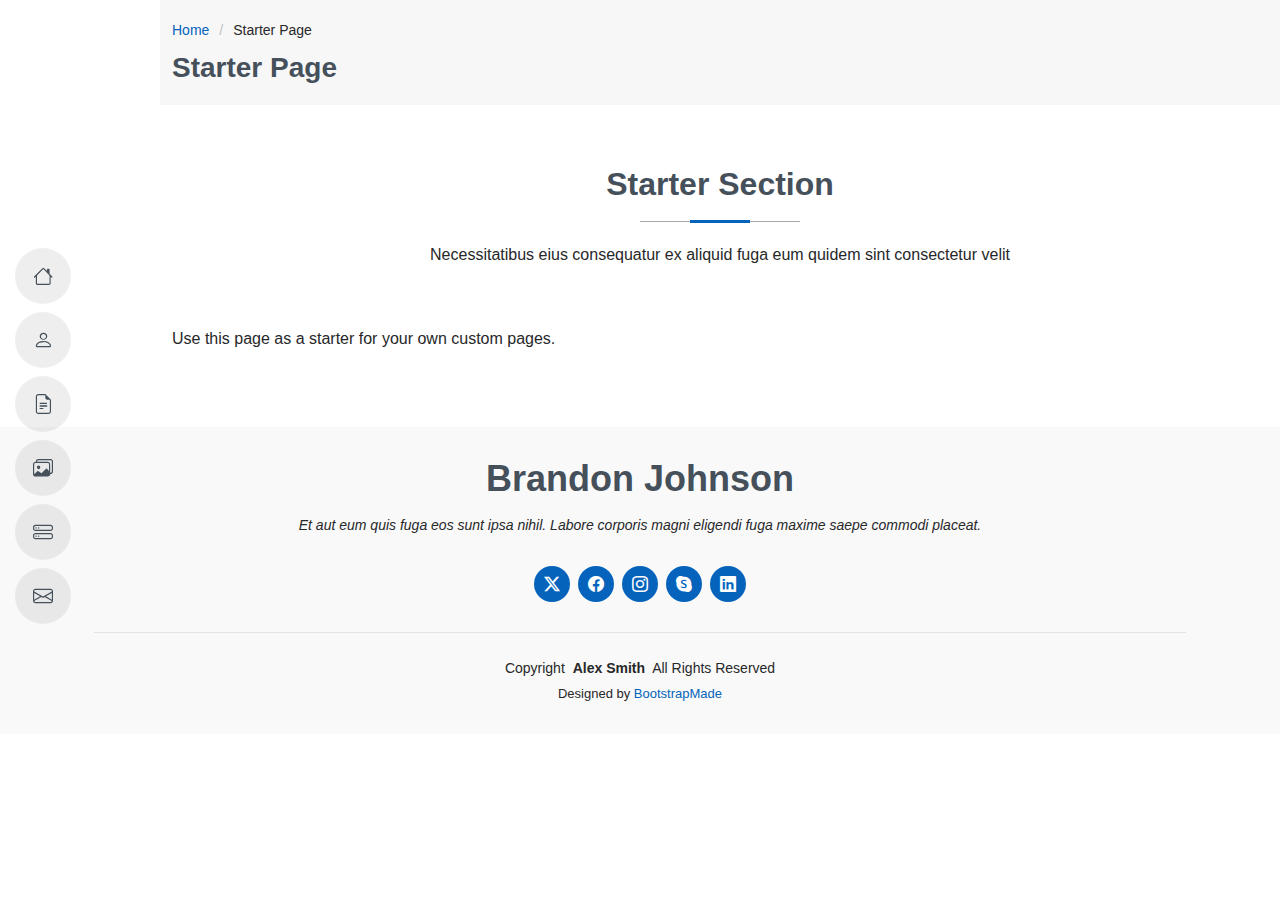
<file: starter-page.html>
<!DOCTYPE html>
<html lang="en">

<head>
  <meta charset="utf-8">
  <meta content="width=device-width, initial-scale=1.0" name="viewport">
  <title>Starter Page - MyResume Bootstrap Template</title>
  <meta content="" name="description">
  <meta content="" name="keywords">

  <!-- Favicons -->
  <link href="assets/img/favicon.png" rel="icon">
  <link href="assets/img/apple-touch-icon.png" rel="apple-touch-icon">

  <!-- Fonts -->
  <link href="https://fonts.googleapis.com" rel="preconnect">
  <link href="https://fonts.gstatic.com" rel="preconnect" crossorigin>
  <link href="https://fonts.googleapis.com/css2?family=Roboto:ital,wght@0,100;0,300;0,400;0,500;0,700;0,900;1,100;1,300;1,400;1,500;1,700;1,900&family=Poppins:ital,wght@0,100;0,200;0,300;0,400;0,500;0,600;0,700;0,800;0,900;1,100;1,200;1,300;1,400;1,500;1,600;1,700;1,800;1,900&family=Raleway:ital,wght@0,100;0,200;0,300;0,400;0,500;0,600;0,700;0,800;0,900;1,100;1,200;1,300;1,400;1,500;1,600;1,700;1,800;1,900&display=swap" rel="stylesheet">

  <!-- Vendor CSS Files -->
  <link href="assets/vendor/bootstrap/css/bootstrap.min.css" rel="stylesheet">
  <link href="assets/vendor/bootstrap-icons/bootstrap-icons.css" rel="stylesheet">
  <link href="assets/vendor/aos/aos.css" rel="stylesheet">
  <link href="assets/vendor/glightbox/css/glightbox.min.css" rel="stylesheet">
  <link href="assets/vendor/swiper/swiper-bundle.min.css" rel="stylesheet">

  <!-- Main CSS File -->
  <link href="assets/css/main.css" rel="stylesheet">

  <!-- =======================================================
  * Template Name: MyResume
  * Template URL: https://bootstrapmade.com/free-html-bootstrap-template-my-resume/
  * Updated: Jun 29 2024 with Bootstrap v5.3.3
  * Author: BootstrapMade.com
  * License: https://bootstrapmade.com/license/
  ======================================================== -->
</head>

<body class="starter-page-page">

  <header id="header" class="header d-flex flex-column justify-content-center">

    <i class="header-toggle d-xl-none bi bi-list"></i>

    <nav id="navmenu" class="navmenu">
      <ul>
        <li><a href="#hero"><i class="bi bi-house navicon"></i><span>Home</span></a></li>
        <li><a href="#about"><i class="bi bi-person navicon"></i><span>About</span></a></li>
        <li><a href="#resume"><i class="bi bi-file-earmark-text navicon"></i><span>Resume</span></a></li>
        <li><a href="#portfolio"><i class="bi bi-images navicon"></i><span>Portfolio</span></a></li>
        <li><a href="#services"><i class="bi bi-hdd-stack navicon"></i><span>Services</span></a></li>
        <li><a href="#contact"><i class="bi bi-envelope navicon"></i><span>Contact</span></a></li>
      </ul>
    </nav>

  </header>

  <main class="main">

    <!-- Page Title -->
    <div class="page-title" data-aos="fade">
      <div class="container">
        <nav class="breadcrumbs">
          <ol>
            <li><a href="index.html">Home</a></li>
            <li class="current">Starter Page</li>
          </ol>
        </nav>
        <h1>Starter Page</h1>
      </div>
    </div><!-- End Page Title -->

    <!-- Starter Section Section -->
    <section id="starter-section" class="starter-section section">

      <!-- Section Title -->
      <div class="container section-title" data-aos="fade-up">
        <h2>Starter Section</h2>
        <p>Necessitatibus eius consequatur ex aliquid fuga eum quidem sint consectetur velit</p>
      </div><!-- End Section Title -->

      <div class="container" data-aos="fade-up">
        <p>Use this page as a starter for your own custom pages.</p>
      </div>

    </section><!-- /Starter Section Section -->

  </main>

  <footer id="footer" class="footer position-relative light-background">
    <div class="container">
      <h3 class="sitename">Brandon Johnson</h3>
      <p>Et aut eum quis fuga eos sunt ipsa nihil. Labore corporis magni eligendi fuga maxime saepe commodi placeat.</p>
      <div class="social-links d-flex justify-content-center">
        <a href=""><i class="bi bi-twitter-x"></i></a>
        <a href=""><i class="bi bi-facebook"></i></a>
        <a href=""><i class="bi bi-instagram"></i></a>
        <a href=""><i class="bi bi-skype"></i></a>
        <a href=""><i class="bi bi-linkedin"></i></a>
      </div>
      <div class="container">
        <div class="copyright">
          <span>Copyright</span> <strong class="px-1 sitename">Alex Smith</strong> <span>All Rights Reserved</span>
        </div>
        <div class="credits">
          <!-- All the links in the footer should remain intact. -->
          <!-- You can delete the links only if you've purchased the pro version. -->
          <!-- Licensing information: https://bootstrapmade.com/license/ -->
          <!-- Purchase the pro version with working PHP/AJAX contact form: [buy-url] -->
          Designed by <a href="https://bootstrapmade.com/">BootstrapMade</a>
        </div>
      </div>
    </div>
  </footer>

  <!-- Scroll Top -->
  <a href="#" id="scroll-top" class="scroll-top d-flex align-items-center justify-content-center"><i class="bi bi-arrow-up-short"></i></a>

  <!-- Preloader -->
  <div id="preloader"></div>

  <!-- Vendor JS Files -->
  <script src="assets/vendor/bootstrap/js/bootstrap.bundle.min.js"></script>
  <script src="assets/vendor/php-email-form/validate.js"></script>
  <script src="assets/vendor/aos/aos.js"></script>
  <script src="assets/vendor/typed.js/typed.umd.js"></script>
  <script src="assets/vendor/purecounter/purecounter_vanilla.js"></script>
  <script src="assets/vendor/waypoints/noframework.waypoints.js"></script>
  <script src="assets/vendor/glightbox/js/glightbox.min.js"></script>
  <script src="assets/vendor/imagesloaded/imagesloaded.pkgd.min.js"></script>
  <script src="assets/vendor/isotope-layout/isotope.pkgd.min.js"></script>
  <script src="assets/vendor/swiper/swiper-bundle.min.js"></script>

  <!-- Main JS File -->
  <script src="assets/js/main.js"></script>

</body>

</html>
</file>
<file: assets/css/main.css>
/**
* Template Name: MyResume
* Template URL: https://bootstrapmade.com/free-html-bootstrap-template-my-resume/
* Updated: Jun 29 2024 with Bootstrap v5.3.3
* Author: BootstrapMade.com
* License: https://bootstrapmade.com/license/
*/

/*--------------------------------------------------------------
# Font & Color Variables
# Help: https://bootstrapmade.com/color-system/
--------------------------------------------------------------*/
/* Fonts */
:root {
  /* --default-font: "Roboto",  system-ui, -apple-system, "Segoe UI", Roboto, "Helvetica Neue", Arial, "Noto Sans", "Liberation Sans", sans-serif, "Apple Color Emoji", "Segoe UI Emoji", "Segoe UI Symbol", "Noto Color Emoji"; */
  --default-font: "Georgia",  sans-serif;
  --heading-font: "Georgia",  sans-serif;
  --nav-font: "Georgia",  sans-serif;
}

/* Global Colors - The following color variables are used throughout the website. Updating them here will change the color scheme of the entire website */
:root { 
  --background-color: #ffffff; /* Background color for the entire website, including individual sections */
  --default-color: #272829; /* Default color used for the majority of the text content across the entire website */
  --heading-color: #45505b; /* Color for headings, subheadings and title throughout the website */
  --accent-color: #0563bb; /* Accent color that represents your brand on the website. It's used for buttons, links, and other elements that need to stand out */
  --surface-color: #ffffff; /* The surface color is used as a background of boxed elements within sections, such as cards, icon boxes, or other elements that require a visual separation from the global background. */
  --contrast-color: #ffffff; /* Contrast color for text, ensuring readability against backgrounds of accent, heading, or default colors. */
}

/* Nav Menu Colors - The following color variables are used specifically for the navigation menu. They are separate from the global colors to allow for more customization options */
:root {
  --nav-color: #45505b;  /* The default color of the main navmenu links */
  --nav-hover-color: #0563bb; /* Applied to main navmenu links when they are hovered over or active */
  --nav-mobile-background-color: #ffffff; /* Used as the background color for mobile navigation menu */
  --nav-dropdown-background-color: #ffffff; /* Used as the background color for dropdown items that appear when hovering over primary navigation items */
  --nav-dropdown-color: #212529; /* Used for navigation links of the dropdown items in the navigation menu. */
  --nav-dropdown-hover-color: #0563bb; /* Similar to --nav-hover-color, this color is applied to dropdown navigation links when they are hovered over. */
}

/* Color Presets - These classes override global colors when applied to any section or element, providing reuse of the sam color scheme. */

.light-background {
  --background-color: #f9f9f9;
  --surface-color: #ffffff;
}

.dark-background {
  --background-color: #060606;
  --default-color: #ffffff;
  --heading-color: #ffffff;
  --surface-color: #252525;
  --contrast-color: #ffffff;
}

/* Smooth scroll */
:root {
  scroll-behavior: smooth;
}

/*--------------------------------------------------------------
# General Styling & Shared Classes
--------------------------------------------------------------*/
body {
  color: var(--default-color);
  background-color: var(--background-color);
  font-family: var(--default-font);
}

a {
  color: var(--accent-color);
  text-decoration: none;
  transition: 0.3s;
}

a:hover {
  color: color-mix(in srgb, var(--accent-color), transparent 25%);
  text-decoration: none;
}

h1,
h2,
h3,
h4,
h5,
h6 {
  color: var(--heading-color);
  font-family: var(--heading-font);
}

/* PHP Email Form Messages
------------------------------*/
.php-email-form .error-message {
  display: none;
  background: #df1529;
  color: #ffffff;
  text-align: left;
  padding: 15px;
  margin-bottom: 24px;
  font-weight: 600;
}

.php-email-form .sent-message {
  display: none;
  color: #ffffff;
  background: #059652;
  text-align: center;
  padding: 15px;
  margin-bottom: 24px;
  font-weight: 600;
}

.php-email-form .loading {
  display: none;
  background: var(--surface-color);
  text-align: center;
  padding: 15px;
  margin-bottom: 24px;
}

.php-email-form .loading:before {
  content: "";
  display: inline-block;
  border-radius: 50%;
  width: 24px;
  height: 24px;
  margin: 0 10px -6px 0;
  border: 3px solid var(--accent-color);
  border-top-color: var(--surface-color);
  animation: php-email-form-loading 1s linear infinite;
}

@keyframes php-email-form-loading {
  0% {
    transform: rotate(0deg);
  }

  100% {
    transform: rotate(360deg);
  }
}

/*--------------------------------------------------------------
# Global Header
--------------------------------------------------------------*/
.header {
  color: var(--default-color);
  position: fixed;
  top: 0;
  left: 0;
  bottom: 0;
  padding: 0 15px;
  transition: all ease-in-out 0.3s;
  overflow-y: auto;
  z-index: 997;
  min-width: 200px;
}

@media (max-width: 1199px) {
  .header {
    background-color: var(--background-color);
    border-right: 1px solid color-mix(in srgb, var(--default-color), transparent 90%);
    width: 300px;
    left: -100%;
  }
}

@media (min-width: 1200px) and (max-width: 1600px) {
  .header~main {
    margin-left: 160px;
  }

  .header~main .hero {
    margin-left: -160px;
    width: 100vw;
  }
}

.header.header-show {
  left: 0;
}

.header .header-toggle {
  color: var(--contrast-color);
  background-color: var(--accent-color);
  font-size: 22px;
  display: flex;
  align-items: center;
  justify-content: center;
  width: 40px;
  height: 40px;
  border-radius: 50%;
  cursor: pointer;
  position: fixed;
  top: 15px;
  right: 15px;
  z-index: 9999;
  transition: background-color 0.3s;
}

.header .header-toggle:hover {
  color: var(--contrast-color);
  background-color: color-mix(in srgb, var(--accent-color) 90%, white 15%);
}

/*--------------------------------------------------------------
# Navigation Menu
--------------------------------------------------------------*/
.navmenu {
  padding: 0;
  z-index: 9997;
}

.navmenu ul {
  list-style: none;
  padding: 0 0 20px 0;
  margin: 0;
  width: 140px;
}

.navmenu a,
.navmenu a:focus {
  color: var(--nav-color);
  font-family: var(--nav-font);
  display: flex;
  align-items: center;
  padding: 10px 18px;
  margin-bottom: 8px;
  font-size: 15px;
  border-radius: 50px;
  background: color-mix(in srgb, var(--default-color), transparent 92%);
  height: 56px;
  width: 100%;
  overflow: hidden;
  transition: 0.3s;
}

.navmenu a i,
.navmenu a:focus i {
  font-size: 20px;
}

.navmenu a span,
.navmenu a:focus span {
  padding: 0 5px 0 7px;
}

@media (min-width: 992px) {

  .navmenu a,
  .navmenu a:focus {
    max-width: 56px;
  }

  .navmenu a span,
  .navmenu a:focus span {
    display: none;
  }
}

.navmenu a:hover,
.navmenu .active,
.navmenu .active:focus,
.navmenu li:hover>a {
  color: var(--contrast-color);
  background: var(--nav-hover-color);
}

.navmenu a:hover,
.navmenu li:hover>a {
  max-width: 100%;
  color: var(--contrast-color);
}

.navmenu a:hover span,
.navmenu li:hover>a span {
  display: block;
}

/*--------------------------------------------------------------
# Global Footer
--------------------------------------------------------------*/
.footer {
  color: var(--default-color);
  background-color: var(--background-color);
  font-size: 14px;
  text-align: center;
  padding: 30px 0;
  position: relative;
}

.footer h3 {
  font-size: 36px;
  font-weight: 700;
  position: relative;
  padding: 0;
  margin: 0 0 15px 0;
}

.footer p {
  font-size: 15;
  font-style: italic;
  padding: 0;
  margin: 0 0 30px 0;
}

.footer .social-links {
  margin: 0 0 30px 0;
}

.footer .social-links a {
  font-size: 16px;
  display: flex;
  align-items: center;
  justify-content: center;
  background: var(--accent-color);
  color: var(--contrast-color);
  line-height: 1;
  margin: 0 4px;
  border-radius: 50%;
  text-align: center;
  width: 36px;
  height: 36px;
  transition: 0.3s;
}

.footer .social-links a:hover {
  background: color-mix(in srgb, var(--accent-color), transparent 20%);
  text-decoration: none;
}

.footer .copyright {
  padding-top: 25px;
  border-top: 1px solid color-mix(in srgb, var(--default-color), transparent 90%);
}

.footer .credits {
  font-size: 13px;
  padding-top: 5px;
}

/*--------------------------------------------------------------
# Preloader
--------------------------------------------------------------*/
#preloader {
  position: fixed;
  inset: 0;
  z-index: 999999;
  overflow: hidden;
  background: var(--background-color);
  transition: all 0.6s ease-out;
}

#preloader:before {
  content: "";
  position: fixed;
  top: calc(50% - 30px);
  left: calc(50% - 30px);
  border: 6px solid #ffffff;
  border-color: var(--accent-color) transparent var(--accent-color) transparent;
  border-radius: 50%;
  width: 60px;
  height: 60px;
  animation: animate-preloader 1.5s linear infinite;
}

@keyframes animate-preloader {
  0% {
    transform: rotate(0deg);
  }

  100% {
    transform: rotate(360deg);
  }
}

/*--------------------------------------------------------------
# Scroll Top Button
--------------------------------------------------------------*/
.scroll-top {
  position: fixed;
  visibility: hidden;
  opacity: 0;
  right: 15px;
  bottom: -15px;
  z-index: 99999;
  background-color: var(--accent-color);
  width: 44px;
  height: 44px;
  border-radius: 50px;
  transition: all 0.4s;
}

.scroll-top i {
  font-size: 24px;
  color: var(--contrast-color);
  line-height: 0;
}

.scroll-top:hover {
  background-color: color-mix(in srgb, var(--accent-color), transparent 20%);
  color: var(--contrast-color);
}

.scroll-top.active {
  visibility: visible;
  opacity: 1;
  bottom: 15px;
}

/*--------------------------------------------------------------
# Disable aos animation delay on mobile devices
--------------------------------------------------------------*/
@media screen and (max-width: 768px) {
  [data-aos-delay] {
    transition-delay: 0 !important;
  }
}

/*--------------------------------------------------------------
# Global Page Titles & Breadcrumbs
--------------------------------------------------------------*/
.page-title {
  --background-color: color-mix(in srgb, var(--default-color), transparent 96%);
  color: var(--default-color);
  background-color: var(--background-color);
  padding: 20px 0;
  position: relative;
}

.page-title h1 {
  font-size: 28px;
  font-weight: 700;
  margin: 0;
}

.page-title .breadcrumbs ol {
  display: flex;
  flex-wrap: wrap;
  list-style: none;
  padding: 0 0 10px 0;
  margin: 0;
  font-size: 14px;
  font-weight: 400;
}

.page-title .breadcrumbs ol li+li {
  padding-left: 10px;
}

.page-title .breadcrumbs ol li+li::before {
  content: "/";
  display: inline-block;
  padding-right: 10px;
  color: color-mix(in srgb, var(--default-color), transparent 70%);
}

/*--------------------------------------------------------------
# Global Sections
--------------------------------------------------------------*/
section,
.section {
  color: var(--default-color);
  background-color: var(--background-color);
  padding: 60px 0;
  overflow: clip;
}

/*--------------------------------------------------------------
# Global Section Titles
--------------------------------------------------------------*/
.section-title {
  text-align: center;
  padding-bottom: 60px;
  position: relative;
}

.section-title h2 {
  font-size: 32px;
  font-weight: 700;
  margin-bottom: 20px;
  padding-bottom: 20px;
  position: relative;
}

.section-title h2:before {
  content: "";
  position: absolute;
  display: block;
  width: 160px;
  height: 1px;
  background: color-mix(in srgb, var(--default-color), transparent 60%);
  left: 0;
  right: 0;
  bottom: 1px;
  margin: auto;
}

.section-title h2::after {
  content: "";
  position: absolute;
  display: block;
  width: 60px;
  height: 3px;
  background: var(--accent-color);
  left: 0;
  right: 0;
  bottom: 0;
  margin: auto;
}

.section-title p {
  margin-bottom: 0;
}

/*--------------------------------------------------------------
# Hero Section
--------------------------------------------------------------*/
.hero {
  width: 100%;
  min-height: 100vh;
  position: relative;
  padding: 80px 0;
  display: flex;
  align-items: center;
  justify-content: center;
}

.hero img {
  position: absolute;
  inset: 0;
  display: block;
  width: 100%;
  height: 100%;
  object-fit: cover;
  z-index: 1;
}

.hero:before {
  content: "";
  background: color-mix(in srgb, var(--background-color), transparent 30%);
  position: absolute;
  inset: 0;
  z-index: 2;
}

.hero .container {
  position: relative;
  z-index: 3;
}

.hero h2 {
  margin: 0;
  font-size: 64px;
  font-weight: 700;
}

.hero p {
  margin: 5px 0 0 0;
  font-size: 26px;
}

.hero p span {
  letter-spacing: 1px;
  border-bottom: 2px solid var(--accent-color);
}

.hero .social-links {
  margin-top: 25px;
}

.hero .social-links a {
  font-size: 20px;
  display: inline-block;
  color: color-mix(in srgb, var(--default-color), transparent 30%);
  line-height: 1;
  margin-right: 20px;
  transition: 0.3s;
}

.hero .social-links a:hover {
  color: var(--accent-color);
}

@media (max-width: 768px) {
  .hero h2 {
    font-size: 32px;
  }

  .hero p {
    font-size: 20px;
  }
}

/*--------------------------------------------------------------
# About Section
--------------------------------------------------------------*/
.about .content h2 {
  font-weight: 700;
  font-size: 24px;
}

.about .content ul {
  list-style: none;
  padding: 0;
}

.about .content ul li {
  margin-bottom: 20px;
  display: flex;
  align-items: center;
}

.about .content ul strong {
  margin-right: 10px;
}

.about .content ul i {
  font-size: 16px;
  margin-right: 5px;
  color: var(--accent-color);
  line-height: 0;
}

div.scroll-container {
  background-color: #333;
  overflow: auto;
  white-space: nowrap;
  padding: 10px;
}

div.scroll-container img {
  padding: 10px;
}

/*--------------------------------------------------------------
# Stats Section
--------------------------------------------------------------*/
.stats i {
  background-color: var(--accent-color);
  color: var(--contrast-color);
  width: 54px;
  height: 54px;
  font-size: 24px;
  border-radius: 50px;
  display: inline-flex;
  align-items: center;
  justify-content: center;
  position: relative;
  z-index: 1;
}

.stats .stats-item {
  margin-top: 10px;
  width: 100%;
  position: relative;
  text-align: center;
  z-index: 0;
}

.stats .stats-item span {
  font-size: 36px;
  display: block;
  font-weight: 700;
  color: color-mix(in srgb, var(--default-color), transparent 20%);
}

.stats .stats-item p {
  padding: 0;
  margin: 0;
  color: color-mix(in srgb, var(--default-color), transparent 50%);
  font-size: 16px;
}

/*--------------------------------------------------------------
# Skills Section
--------------------------------------------------------------*/
.skills .progress {
  height: 60px;
  display: block;
  background: none;
  border-radius: 0;
}

.skills .progress .skill {
  color: var(--heading-color);
  padding: 0;
  margin: 0 0 6px 0;
  text-transform: uppercase;
  display: block;
  font-weight: 600;
  font-family: var(--heading-font);
}

.skills .progress .skill .val {
  float: right;
  font-style: normal;
}

.skills .progress-bar-wrap {
  background: color-mix(in srgb, var(--default-color), transparent 90%);
  height: 10px;
}

.skills .progress-bar {
  width: 1px;
  height: 10px;
  transition: 0.9s;
  background-color: var(--accent-color);
}

/*--------------------------------------------------------------
# Resume Section
--------------------------------------------------------------*/
.resume .resume-title {
  color: var(--heading-color);
  font-size: 26px;
  font-weight: 700;
  margin-top: 20px;
  margin-bottom: 20px;
}

.resume .resume-item {
  padding: 0 0 20px 20px;
  margin-top: -2px;
  border-left: 2px solid var(--accent-color);
  position: relative;
}

.resume .resume-item h4 {
  line-height: 18px;
  font-size: 18px;
  font-weight: 600;
  text-transform: uppercase;
  color: color-mix(in srgb, var(--default-color), transparent 20%);
  margin-bottom: 10px;
}

.resume .resume-item h5 {
  font-size: 16px;
  padding: 5px 15px;
  display: inline-block;
  font-weight: 600;
  margin-bottom: 10px;
}

.resume .resume-item ul {
  padding-left: 20px;
}

.resume .resume-item ul li {
  padding-bottom: 10px;
}

.resume .resume-item:last-child {
  padding-bottom: 0;
}

.resume .resume-item::before {
  content: "";
  position: absolute;
  width: 16px;
  height: 16px;
  border-radius: 50px;
  left: -9px;
  top: 0;
  background: var(--background-color);
  border: 2px solid var(--accent-color);
}

/*--------------------------------------------------------------
# Portfolio Section
--------------------------------------------------------------*/
.portfolio .portfolio-filters {
  padding: 0;
  margin: 0 auto 20px auto;
  list-style: none;
  text-align: center;
}

.portfolio .portfolio-filters li {
  cursor: pointer;
  display: inline-block;
  padding: 8px 20px 10px 20px;
  margin: 0;
  font-size: 15px;
  font-weight: 500;
  line-height: 1;
  margin-bottom: 5px;
  border-radius: 50px;
  transition: all 0.3s ease-in-out;
  font-family: var(--heading-font);
}

.portfolio .portfolio-filters li:hover,
.portfolio .portfolio-filters li.filter-active {
  color: var(--contrast-color);
  background-color: var(--accent-color);
}

.portfolio .portfolio-filters li:first-child {
  margin-left: 0;
}

.portfolio .portfolio-filters li:last-child {
  margin-right: 0;
}

@media (max-width: 575px) {
  .portfolio .portfolio-filters li {
    font-size: 14px;
    margin: 0 0 10px 0;
  }
}

.portfolio .portfolio-item {
  position: relative;
  overflow: hidden;
}

.portfolio .portfolio-item .portfolio-info {
  opacity: 0;
  position: absolute;
  left: 12px;
  right: 12px;
  bottom: -100%;
  z-index: 3;
  transition: all ease-in-out 0.5s;
  background: color-mix(in srgb, var(--background-color), transparent 10%);
  padding: 15px;
}

.portfolio .portfolio-item .portfolio-info h4 {
  font-size: 18px;
  font-weight: 600;
  padding-right: 50px;
}

.portfolio .portfolio-item .portfolio-info p {
  color: color-mix(in srgb, var(--default-color), transparent 30%);
  font-size: 14px;
  margin-bottom: 0;
  padding-right: 50px;
}

.portfolio .portfolio-item .portfolio-info .preview-link,
.portfolio .portfolio-item .portfolio-info .details-link {
  position: absolute;
  right: 50px;
  font-size: 24px;
  top: calc(50% - 14px);
  color: color-mix(in srgb, var(--default-color), transparent 30%);
  transition: 0.3s;
  line-height: 0;
}

.portfolio .portfolio-item .portfolio-info .preview-link:hover,
.portfolio .portfolio-item .portfolio-info .details-link:hover {
  color: var(--accent-color);
}

.portfolio .portfolio-item .portfolio-info .details-link {
  right: 14px;
  font-size: 28px;
}

.portfolio .portfolio-item:hover .portfolio-info {
  opacity: 1;
  bottom: 0;
}

/*--------------------------------------------------------------
# Services Section
--------------------------------------------------------------*/
.services .service-item {
  background-color: var(--surface-color);
  box-shadow: 0px 5px 90px 0px rgba(0, 0, 0, 0.1);
  height: 100%;
  padding: 60px 30px;
  text-align: center;
  transition: 0.3s;
  border-radius: 5px;
}

.services .service-item .icon {
  margin: 0 auto;
  width: 100px;
  height: 100px;
  display: flex;
  align-items: center;
  justify-content: center;
  transition: ease-in-out 0.3s;
  position: relative;
}

.services .service-item .icon i {
  font-size: 36px;
  transition: 0.5s;
  position: relative;
}

.services .service-item .icon svg {
  position: absolute;
  top: 0;
  left: 0;
}

.services .service-item .icon svg path {
  transition: 0.5s;
  fill: color-mix(in srgb, var(--default-color), transparent 95%);
}

.services .service-item h3 {
  font-weight: 700;
  margin: 10px 0 15px 0;
  font-size: 22px;
}

.services .service-item p {
  line-height: 24px;
  font-size: 14px;
  margin-bottom: 0;
}

.services .service-item:hover {
  box-shadow: 0px 5px 35px 0px rgba(0, 0, 0, 0.1);
}

.services .service-item.item-cyan i {
  color: #0dcaf0;
}

.services .service-item.item-cyan:hover .icon i {
  color: #fff;
}

.services .service-item.item-cyan:hover .icon path {
  fill: #0dcaf0;
}

.services .service-item.item-orange i {
  color: #fd7e14;
}

.services .service-item.item-orange:hover .icon i {
  color: #fff;
}

.services .service-item.item-orange:hover .icon path {
  fill: #fd7e14;
}

.services .service-item.item-teal i {
  color: #20c997;
}

.services .service-item.item-teal:hover .icon i {
  color: #fff;
}

.services .service-item.item-teal:hover .icon path {
  fill: #20c997;
}

.services .service-item.item-red i {
  color: #df1529;
}

.services .service-item.item-red:hover .icon i {
  color: #fff;
}

.services .service-item.item-red:hover .icon path {
  fill: #df1529;
}

.services .service-item.item-indigo i {
  color: #6610f2;
}

.services .service-item.item-indigo:hover .icon i {
  color: #fff;
}

.services .service-item.item-indigo:hover .icon path {
  fill: #6610f2;
}

.services .service-item.item-pink i {
  color: #f3268c;
}

.services .service-item.item-pink:hover .icon i {
  color: #fff;
}

.services .service-item.item-pink:hover .icon path {
  fill: #f3268c;
}

/*--------------------------------------------------------------
# Testimonials Section
--------------------------------------------------------------*/
.testimonials .testimonials-carousel,
.testimonials .testimonials-slider {
  overflow: hidden;
}

.testimonials .testimonial-item .testimonial-content {
  border-left: 3px solid var(--accent-color);
  padding-left: 30px;
}

.testimonials .testimonial-item .testimonial-img {
  border-radius: 50%;
  border: 4px solid var(--background-color);
  margin: 0 auto;
}

.testimonials .testimonial-item h3 {
  font-size: 20px;
  font-weight: bold;
  margin: 10px 0 5px 0;
}

.testimonials .testimonial-item h4 {
  font-size: 14px;
  color: color-mix(in srgb, var(--default-color), transparent 40%);
  margin: 0 0 10px 0;
}

.testimonials .testimonial-item .stars i {
  color: #ffc107;
  margin: 0 1px;
}

.testimonials .testimonial-item .quote-icon-left,
.testimonials .testimonial-item .quote-icon-right {
  color: color-mix(in srgb, var(--accent-color), transparent 50%);
  font-size: 26px;
  line-height: 0;
}

.testimonials .testimonial-item .quote-icon-left {
  display: inline-block;
  left: -5px;
  position: relative;
}

.testimonials .testimonial-item .quote-icon-right {
  display: inline-block;
  right: -5px;
  position: relative;
  top: 10px;
  transform: scale(-1, -1);
}

.testimonials .testimonial-item p {
  font-style: italic;
}

.testimonials .swiper-wrapper {
  height: auto;
}

.testimonials .swiper-pagination {
  margin-top: 30px;
  position: relative;
}

.testimonials .swiper-pagination .swiper-pagination-bullet {
  width: 12px;
  height: 12px;
  background-color: color-mix(in srgb, var(--default-color), transparent 85%);
  opacity: 1;
}

.testimonials .swiper-pagination .swiper-pagination-bullet-active {
  background-color: var(--accent-color);
}

/*--------------------------------------------------------------
# Contact Section
--------------------------------------------------------------*/
.contact .info-item+.info-item {
  margin-top: 40px;
}

.contact .info-item i {
  color: var(--accent-color);
  background: color-mix(in srgb, var(--accent-color), transparent 92%);
  font-size: 20px;
  width: 44px;
  height: 44px;
  display: flex;
  justify-content: center;
  align-items: center;
  border-radius: 50px;
  transition: all 0.3s ease-in-out;
  margin-right: 15px;
}

.contact .info-item h3 {
  padding: 0;
  font-size: 18px;
  font-weight: 700;
  margin-bottom: 5px;
}

.contact .info-item p {
  padding: 0;
  margin-bottom: 0;
  font-size: 14px;
}

.contact .info-item:hover i {
  background: var(--accent-color);
  color: var(--contrast-color);
}

.contact .php-email-form {
  height: 100%;
}

.contact .php-email-form input[type=text],
.contact .php-email-form input[type=email],
.contact .php-email-form textarea {
  font-size: 14px;
  padding: 10px 15px;
  box-shadow: none;
  border-radius: 0;
  color: var(--default-color);
  background-color: color-mix(in srgb, var(--background-color), transparent 50%);
  border-color: color-mix(in srgb, var(--default-color), transparent 80%);
}

.contact .php-email-form input[type=text]:focus,
.contact .php-email-form input[type=email]:focus,
.contact .php-email-form textarea:focus {
  border-color: var(--accent-color);
}

.contact .php-email-form input[type=text]::placeholder,
.contact .php-email-form input[type=email]::placeholder,
.contact .php-email-form textarea::placeholder {
  color: color-mix(in srgb, var(--default-color), transparent 70%);
}

.contact .php-email-form button[type=submit] {
  color: var(--contrast-color);
  background: var(--accent-color);
  border: 0;
  padding: 10px 30px;
  transition: 0.4s;
  border-radius: 50px;
}

.contact .php-email-form button[type=submit]:hover {
  background: color-mix(in srgb, var(--accent-color), transparent 25%);
}

/*--------------------------------------------------------------
# Portfolio Details Section
--------------------------------------------------------------*/
.portfolio-details .portfolio-details-slider img {
  width: 100%;
}

.portfolio-details .swiper-wrapper {
  height: auto;
}

.portfolio-details .swiper-button-prev,
.portfolio-details .swiper-button-next {
  width: 48px;
  height: 48px;
}

.portfolio-details .swiper-button-prev:after,
.portfolio-details .swiper-button-next:after {
  color: rgba(255, 255, 255, 0.8);
  background-color: rgba(0, 0, 0, 0.15);
  font-size: 24px;
  border-radius: 50%;
  width: 48px;
  height: 48px;
  display: flex;
  align-items: center;
  justify-content: center;
  transition: 0.3s;
}

.portfolio-details .swiper-button-prev:hover:after,
.portfolio-details .swiper-button-next:hover:after {
  background-color: rgba(0, 0, 0, 0.3);
}

@media (max-width: 575px) {

  .portfolio-details .swiper-button-prev,
  .portfolio-details .swiper-button-next {
    display: none;
  }
}

.portfolio-details .swiper-pagination {
  margin-top: 20px;
  position: relative;
}

.portfolio-details .swiper-pagination .swiper-pagination-bullet {
  width: 10px;
  height: 10px;
  background-color: color-mix(in srgb, var(--default-color), transparent 85%);
  opacity: 1;
}

.portfolio-details .swiper-pagination .swiper-pagination-bullet-active {
  background-color: var(--accent-color);
}

.portfolio-details .portfolio-info h3 {
  font-size: 22px;
  font-weight: 700;
  margin-bottom: 20px;
  padding-bottom: 20px;
  position: relative;
}

.portfolio-details .portfolio-info h3:after {
  content: "";
  position: absolute;
  display: block;
  width: 50px;
  height: 3px;
  background: var(--accent-color);
  left: 0;
  bottom: 0;
}

.portfolio-details .portfolio-info ul {
  list-style: none;
  padding: 0;
  font-size: 15px;
}

.portfolio-details .portfolio-info ul li {
  display: flex;
  flex-direction: column;
  padding-bottom: 15px;
}

.portfolio-details .portfolio-info ul strong {
  text-transform: uppercase;
  font-weight: 400;
  color: color-mix(in srgb, var(--default-color), transparent 50%);
  font-size: 14px;
}

.portfolio-details .portfolio-info .btn-visit {
  padding: 8px 40px;
  background: var(--accent-color);
  color: var(--contrast-color);
  border-radius: 50px;
  transition: 0.3s;
}

.portfolio-details .portfolio-info .btn-visit:hover {
  background: color-mix(in srgb, var(--accent-color), transparent 20%);
}

.portfolio-details .portfolio-description h2 {
  font-size: 26px;
  font-weight: 700;
  margin-bottom: 20px;
}

.portfolio-details .portfolio-description p {
  padding: 0;
}

.portfolio-details .portfolio-description .testimonial-item {
  padding: 30px 30px 0 30px;
  position: relative;
  background: color-mix(in srgb, var(--default-color), transparent 97%);
  margin-bottom: 50px;
}

.portfolio-details .portfolio-description .testimonial-item .testimonial-img {
  width: 90px;
  border-radius: 50px;
  border: 6px solid var(--background-color);
  float: left;
  margin: 0 10px 0 0;
}

.portfolio-details .portfolio-description .testimonial-item h3 {
  font-size: 18px;
  font-weight: bold;
  margin: 15px 0 5px 0;
  padding-top: 20px;
}

.portfolio-details .portfolio-description .testimonial-item h4 {
  font-size: 14px;
  color: #6c757d;
  margin: 0;
}

.portfolio-details .portfolio-description .testimonial-item .quote-icon-left,
.portfolio-details .portfolio-description .testimonial-item .quote-icon-right {
  color: color-mix(in srgb, var(--accent-color), transparent 50%);
  font-size: 26px;
  line-height: 0;
}

.portfolio-details .portfolio-description .testimonial-item .quote-icon-left {
  display: inline-block;
  left: -5px;
  position: relative;
}

.portfolio-details .portfolio-description .testimonial-item .quote-icon-right {
  display: inline-block;
  right: -5px;
  position: relative;
  top: 10px;
  transform: scale(-1, -1);
}

.portfolio-details .portfolio-description .testimonial-item p {
  font-style: italic;
  margin: 0 0 15px 0 0 0;
  padding: 0;
}

/*--------------------------------------------------------------
# Service Details Section
--------------------------------------------------------------*/
.service-details .service-box {
  padding: 20px;
  box-shadow: 0px 2px 20px rgba(0, 0, 0, 0.1);
}

.service-details .service-box+.service-box {
  margin-top: 30px;
}

.service-details .service-box h4 {
  font-size: 20px;
  font-weight: 700;
  border-bottom: 2px solid color-mix(in srgb, var(--default-color), transparent 92%);
  padding-bottom: 15px;
  margin-bottom: 15px;
}

.service-details .services-list a {
  color: color-mix(in srgb, var(--default-color), transparent 20%);
  background-color: color-mix(in srgb, var(--default-color), transparent 96%);
  display: flex;
  align-items: center;
  padding: 12px 15px;
  margin-top: 15px;
  transition: 0.3s;
}

.service-details .services-list a:first-child {
  margin-top: 0;
}

.service-details .services-list a i {
  font-size: 16px;
  margin-right: 8px;
  color: var(--accent-color);
}

.service-details .services-list a.active {
  color: var(--contrast-color);
  background-color: var(--accent-color);
}

.service-details .services-list a.active i {
  color: var(--contrast-color);
}

.service-details .services-list a:hover {
  background-color: color-mix(in srgb, var(--accent-color), transparent 95%);
  color: var(--accent-color);
}

.service-details .download-catalog a {
  color: var(--default-color);
  display: flex;
  align-items: center;
  padding: 10px 0;
  transition: 0.3s;
  border-top: 1px solid color-mix(in srgb, var(--default-color), transparent 90%);
}

.service-details .download-catalog a:first-child {
  border-top: 0;
  padding-top: 0;
}

.service-details .download-catalog a:last-child {
  padding-bottom: 0;
}

.service-details .download-catalog a i {
  font-size: 24px;
  margin-right: 8px;
  color: var(--accent-color);
}

.service-details .download-catalog a:hover {
  color: var(--accent-color);
}

.service-details .help-box {
  background-color: var(--accent-color);
  color: var(--contrast-color);
  margin-top: 30px;
  padding: 30px 15px;
}

.service-details .help-box .help-icon {
  font-size: 48px;
}

.service-details .help-box h4,
.service-details .help-box a {
  color: var(--contrast-color);
}

.service-details .services-img {
  margin-bottom: 20px;
}

.service-details h3 {
  font-size: 26px;
  font-weight: 700;
}

.service-details p {
  font-size: 15px;
}

.service-details ul {
  list-style: none;
  padding: 0;
  font-size: 15px;
}

.service-details ul li {
  padding: 5px 0;
  display: flex;
  align-items: center;
}

.service-details ul i {
  font-size: 20px;
  margin-right: 8px;
  color: var(--accent-color);
}

/*--------------------------------------------------------------
# Starter Section Section
--------------------------------------------------------------*/
.starter-section {
  /* Add your styles here */
}
</file>
